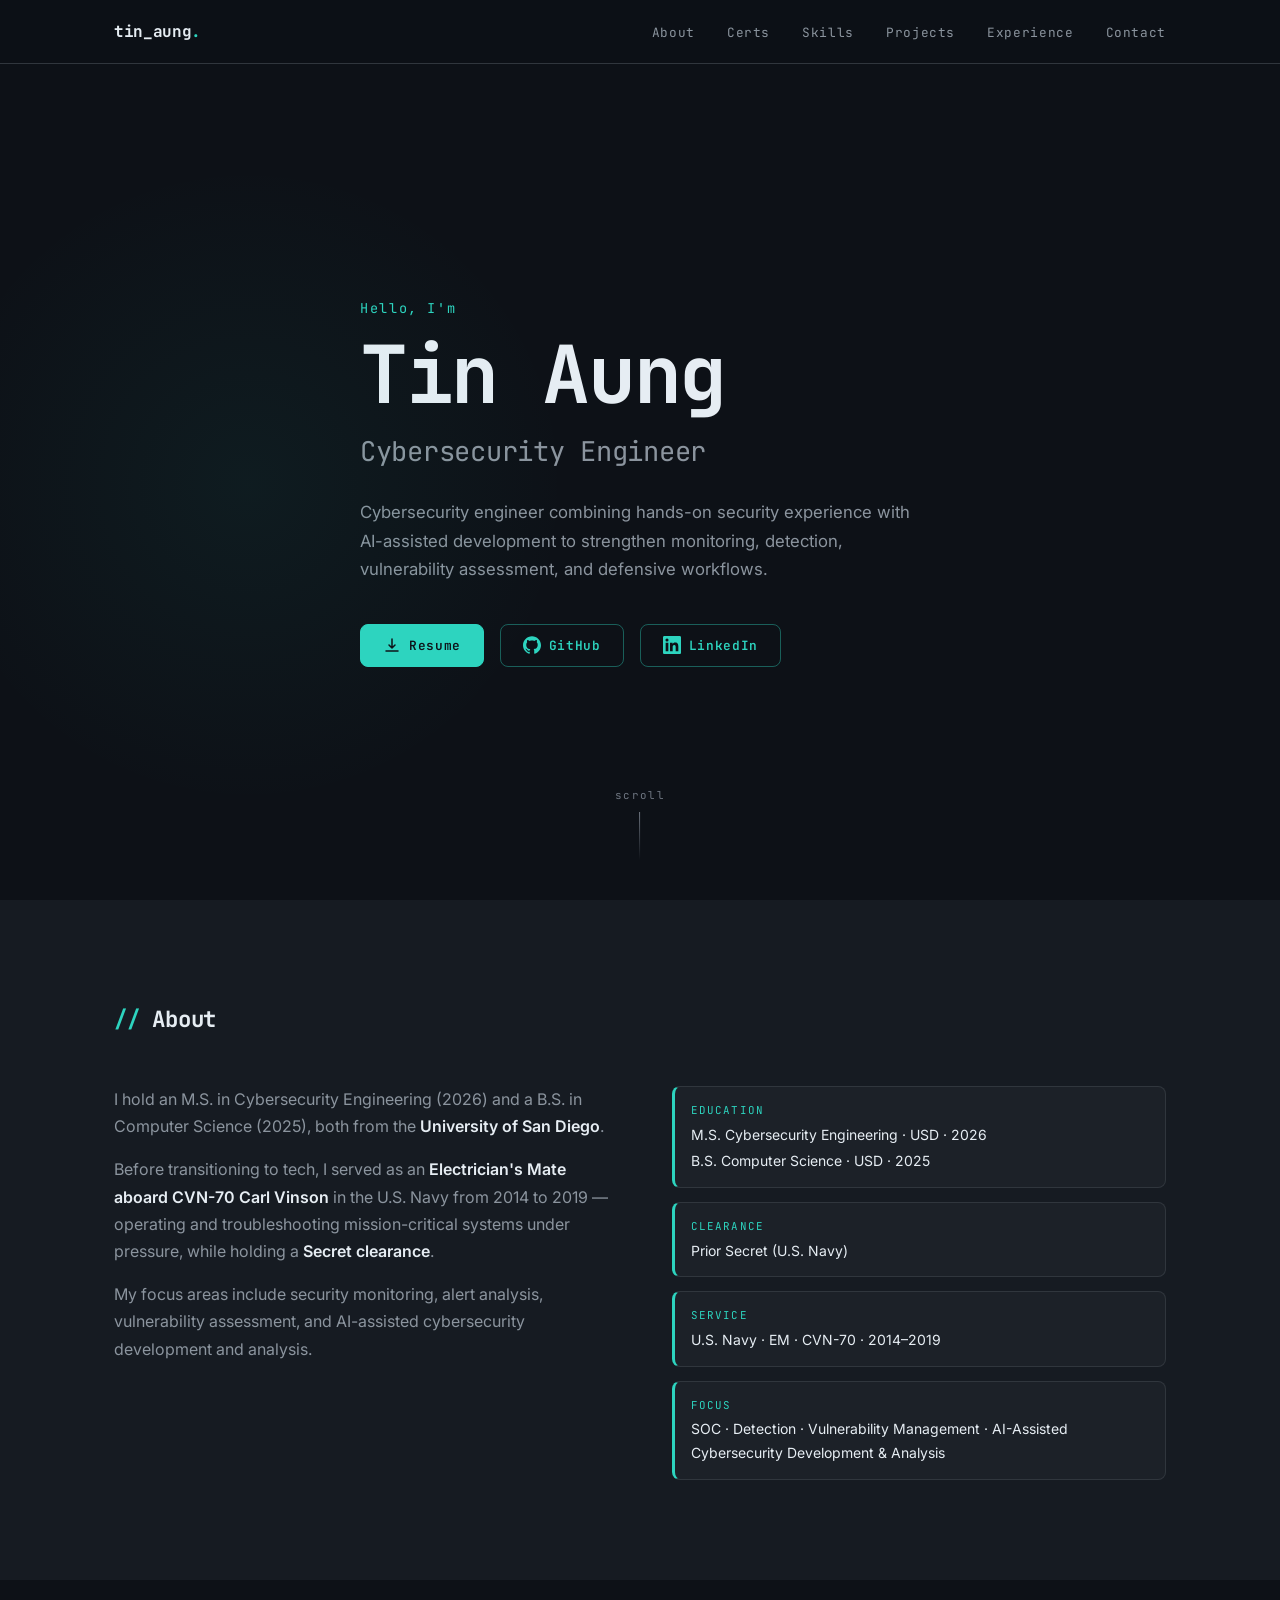
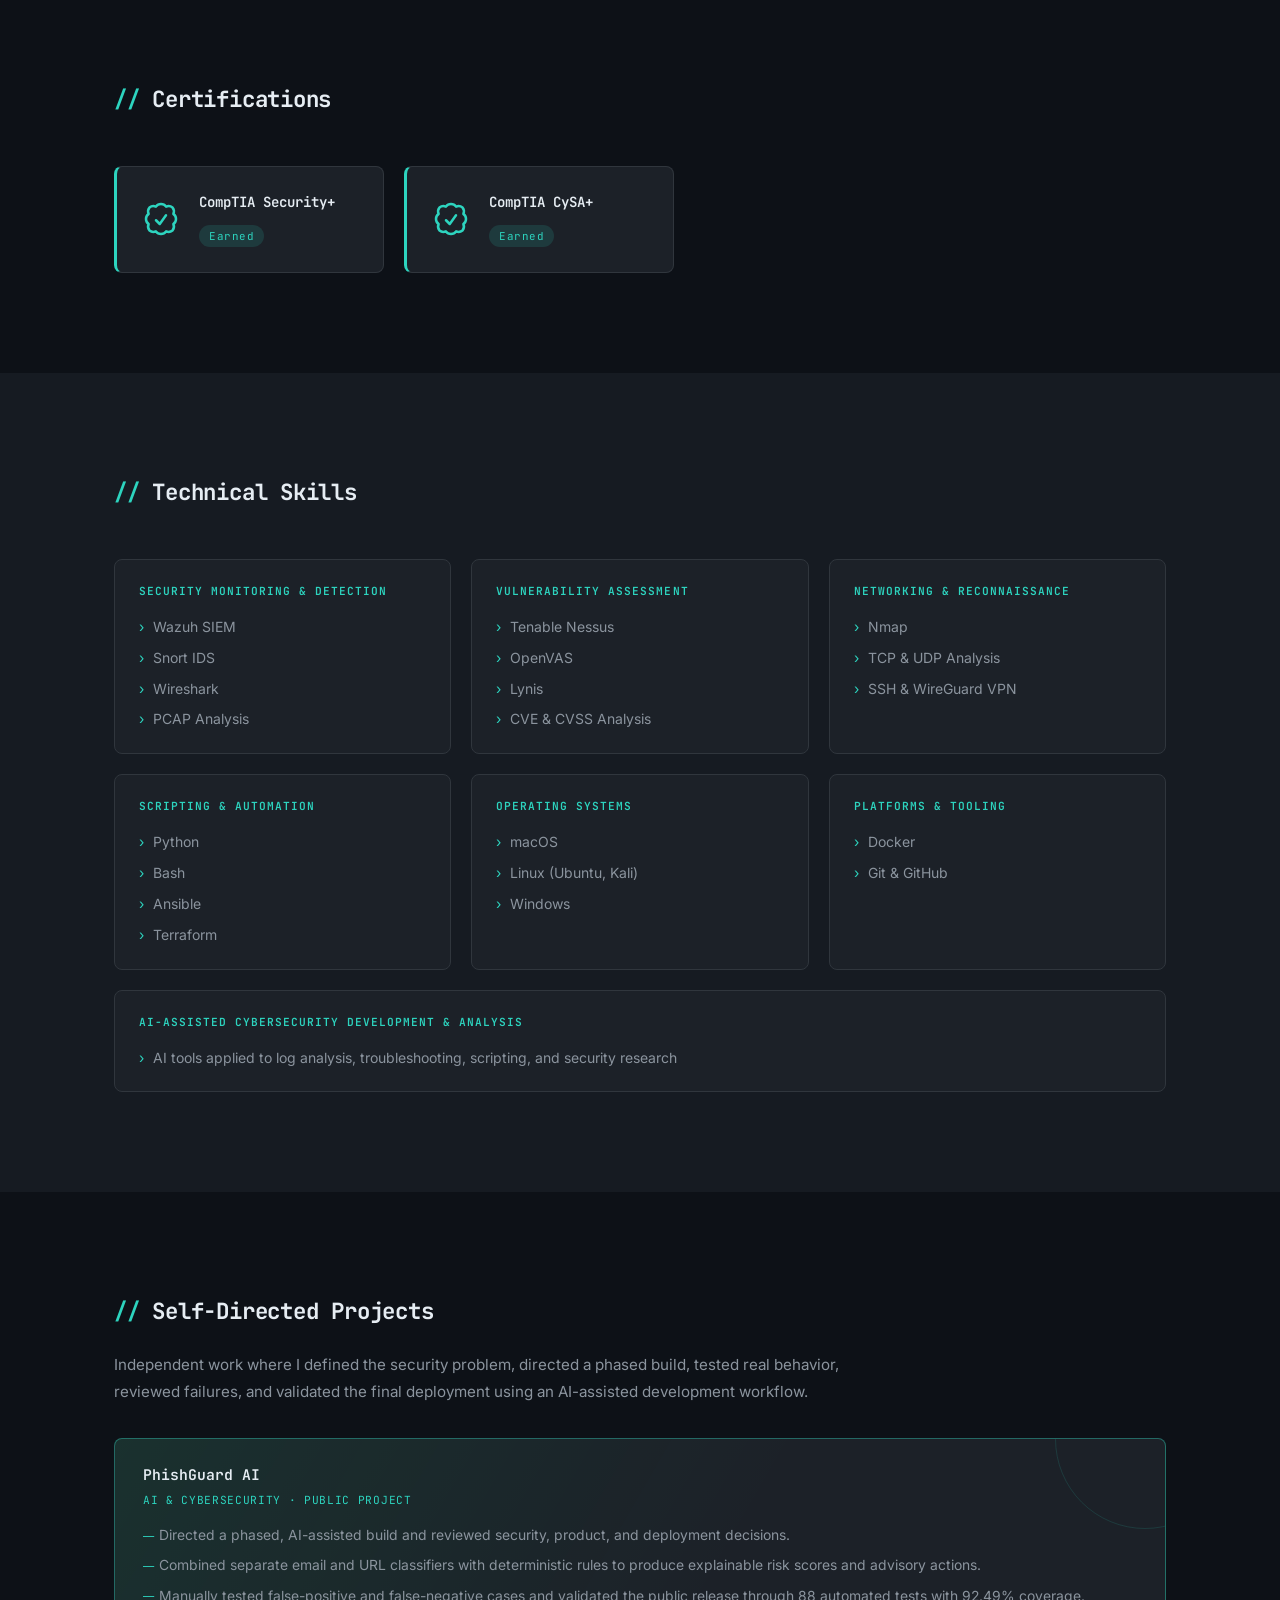
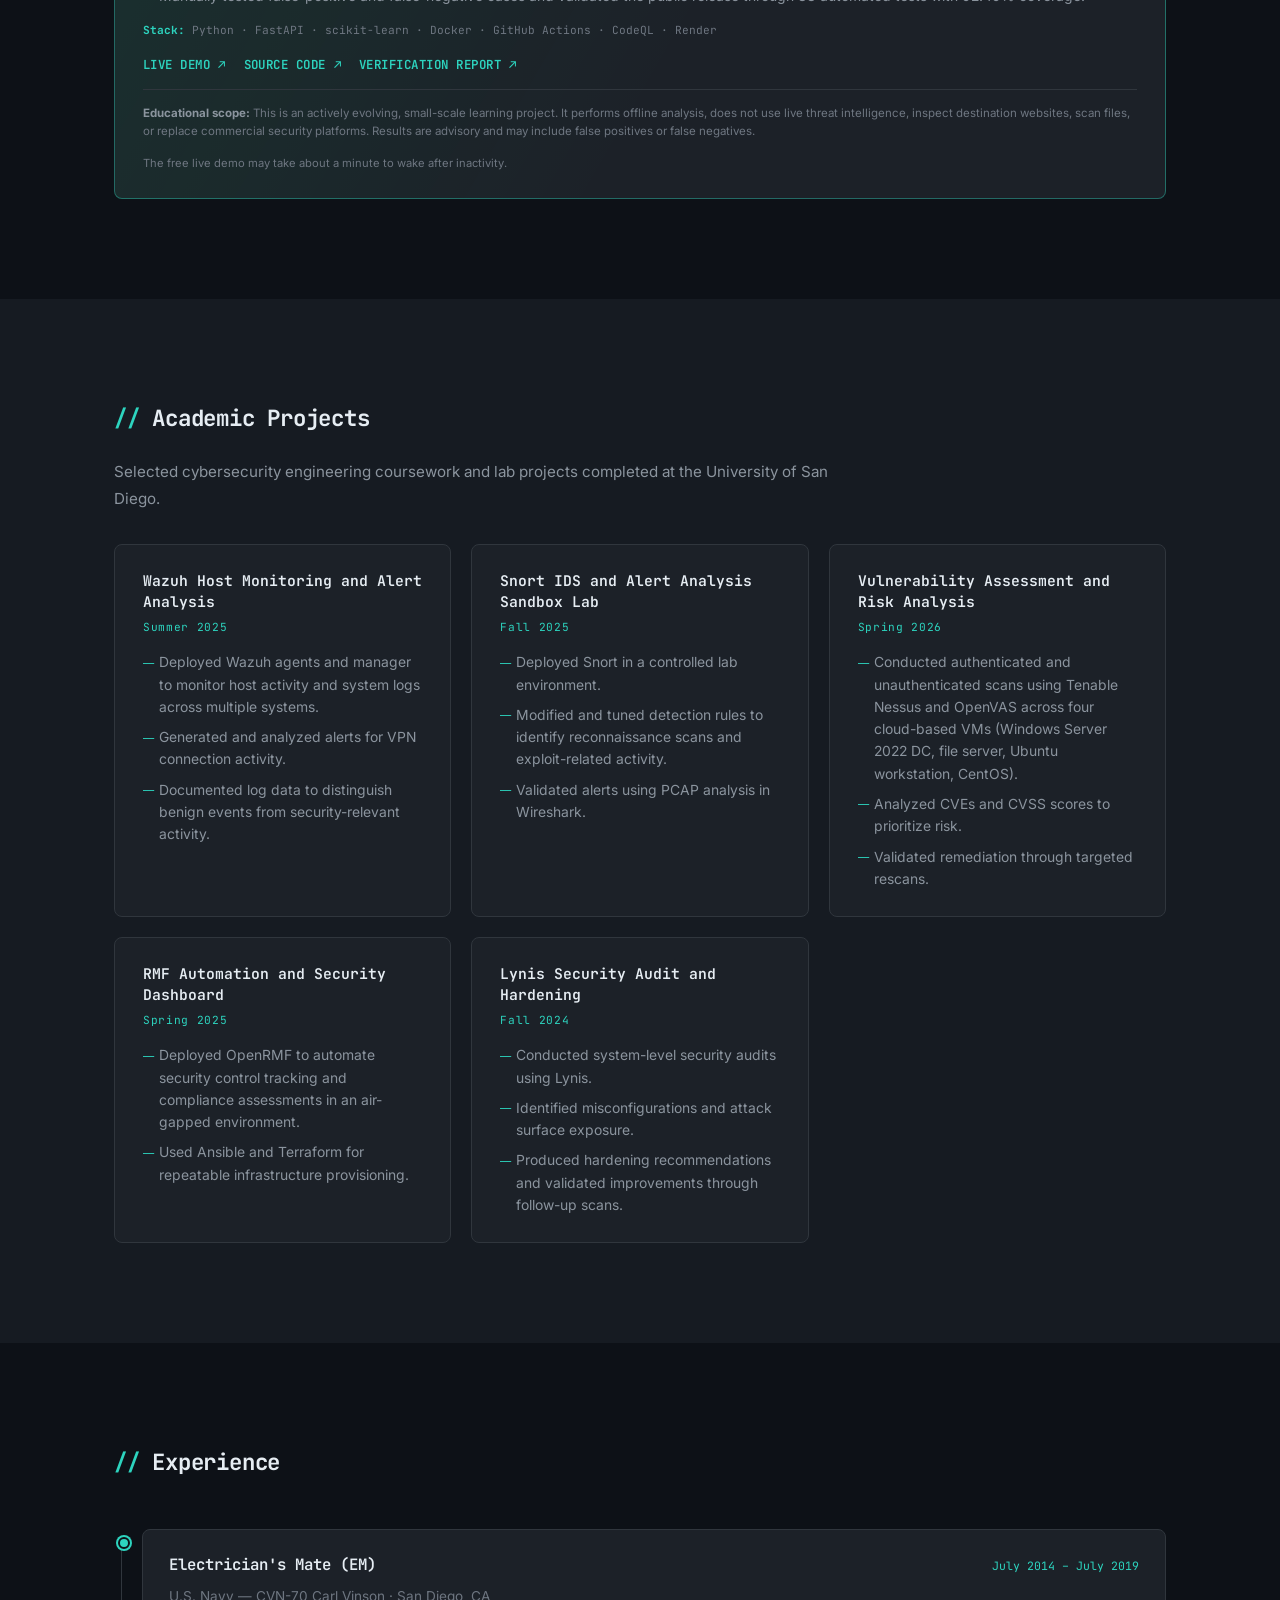
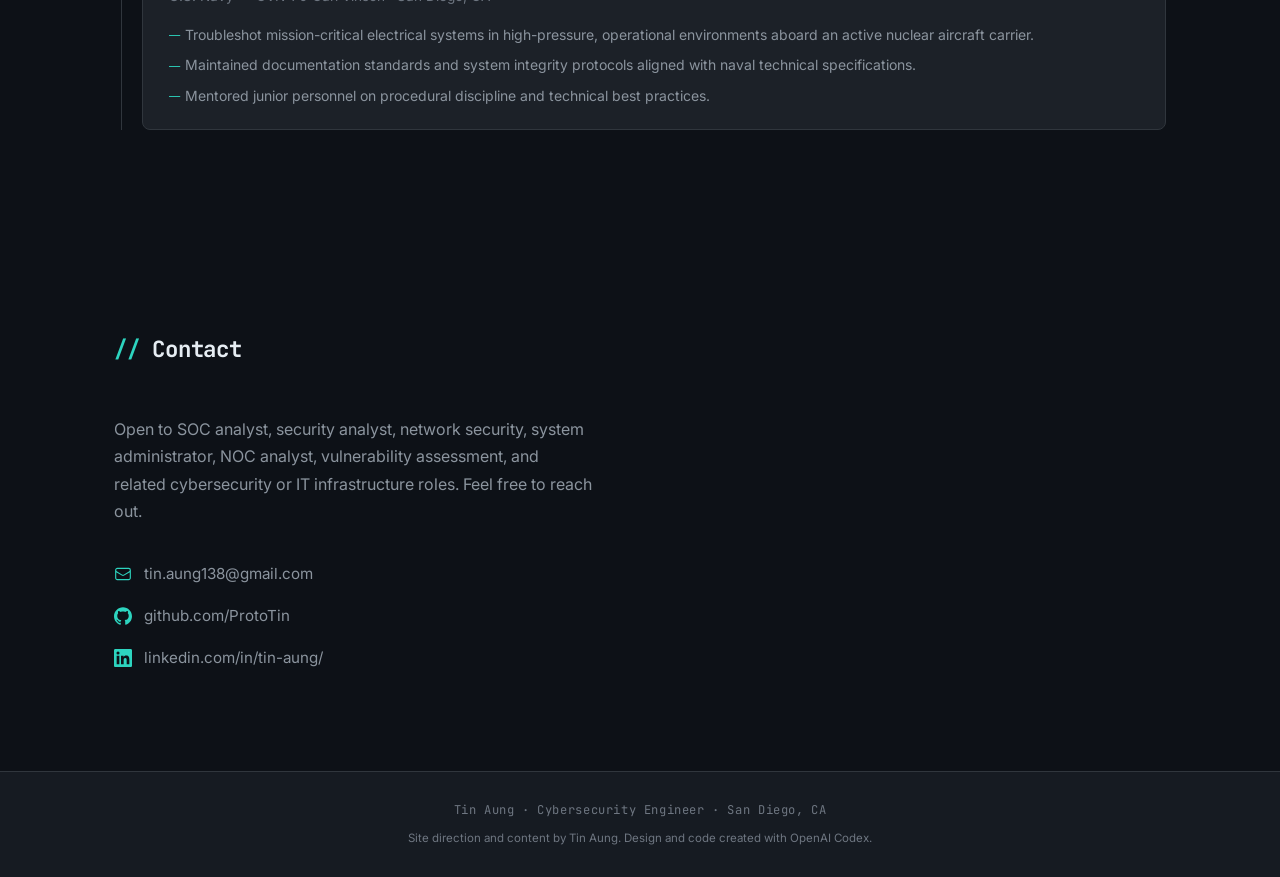
<file: index.html>
<!DOCTYPE html>
<html lang="en">
<head>
  <meta charset="UTF-8" />
  <meta name="viewport" content="width=device-width, initial-scale=1.0" />
  <meta name="description" content="Tin Aung — Cybersecurity Engineer combining hands-on security experience with AI-assisted development to strengthen monitoring, detection, vulnerability assessment, and defensive workflows." />
  <title>Tin Aung | Cybersecurity Engineer</title>
  <link rel="preconnect" href="https://fonts.googleapis.com" />
  <link rel="preconnect" href="https://fonts.gstatic.com" crossorigin />
  <link href="https://fonts.googleapis.com/css2?family=JetBrains+Mono:wght@400;600;700&family=Inter:wght@400;500;600&display=swap" rel="stylesheet" />
  <link rel="stylesheet" href="css/style.css" />
</head>
<body>

  <!-- ===== Navigation ===== -->
  <nav id="navbar" role="navigation" aria-label="Main navigation">
    <div class="nav-container">
      <a href="#hero" class="nav-logo">tin_aung<span class="accent">.</span></a>
      <button class="nav-toggle" id="navToggle" aria-label="Toggle navigation" aria-expanded="false">
        <span></span>
        <span></span>
        <span></span>
      </button>
      <ul class="nav-links" id="navLinks">
        <li><a href="#about">About</a></li>
        <li><a href="#certifications">Certs</a></li>
        <li><a href="#skills">Skills</a></li>
        <li><a href="#self-directed-projects">Projects</a></li>
        <li><a href="#experience">Experience</a></li>
        <li><a href="#contact">Contact</a></li>
      </ul>
    </div>
  </nav>

  <main>

    <!-- ===== Hero ===== -->
    <section id="hero" aria-label="Introduction">
      <div class="container hero-content">
        <p class="hero-greeting">Hello, I'm</p>
        <h1 class="hero-name">Tin Aung</h1>
        <h2 class="hero-title">Cybersecurity Engineer</h2>
        <p class="hero-tagline">Cybersecurity engineer combining hands-on security experience with AI-assisted development to strengthen monitoring, detection, vulnerability assessment, and defensive workflows.</p>
        <div class="hero-links">
          <a href="assets/Tin Aung Resume (Cyber).pdf" download class="btn btn-primary">
            <svg class="icon" viewBox="0 0 24 24" fill="none" stroke="currentColor" stroke-width="2" aria-hidden="true">
              <path stroke-linecap="round" stroke-linejoin="round" d="M12 4v12m0 0l-4-4m4 4l4-4M4 20h16"/>
            </svg>
            Resume
          </a>
          <a href="https://github.com/ProtoTin" target="_blank" rel="noopener noreferrer" class="btn btn-outline">
            <svg class="icon" viewBox="0 0 24 24" fill="currentColor" aria-hidden="true">
              <path d="M12 .297c-6.63 0-12 5.373-12 12 0 5.303 3.438 9.8 8.205 11.385.6.113.82-.258.82-.577 0-.285-.01-1.04-.015-2.04-3.338.724-4.042-1.61-4.042-1.61C4.422 18.07 3.633 17.7 3.633 17.7c-1.087-.744.084-.729.084-.729 1.205.084 1.838 1.236 1.838 1.236 1.07 1.835 2.809 1.305 3.495.998.108-.776.417-1.305.76-1.605-2.665-.3-5.466-1.332-5.466-5.93 0-1.31.465-2.38 1.235-3.22-.135-.303-.54-1.523.105-3.176 0 0 1.005-.322 3.3 1.23.96-.267 1.98-.399 3-.405 1.02.006 2.04.138 3 .405 2.28-1.552 3.285-1.23 3.285-1.23.645 1.653.24 2.873.12 3.176.765.84 1.23 1.91 1.23 3.22 0 4.61-2.805 5.625-5.475 5.92.42.36.81 1.096.81 2.22 0 1.606-.015 2.896-.015 3.286 0 .315.21.69.825.57C20.565 22.092 24 17.592 24 12.297c0-6.627-5.373-12-12-12"/>
            </svg>
            GitHub
          </a>
          <a href="https://linkedin.com/in/tin-aung/" target="_blank" rel="noopener noreferrer" class="btn btn-outline">
            <svg class="icon" viewBox="0 0 24 24" fill="currentColor" aria-hidden="true">
              <path d="M20.447 20.452h-3.554v-5.569c0-1.328-.027-3.037-1.852-3.037-1.853 0-2.136 1.445-2.136 2.939v5.667H9.351V9h3.414v1.561h.046c.477-.9 1.637-1.85 3.37-1.85 3.601 0 4.267 2.37 4.267 5.455v6.286zM5.337 7.433a2.062 2.062 0 0 1-2.063-2.065 2.064 2.064 0 1 1 2.063 2.065zm1.782 13.019H3.555V9h3.564v11.452zM22.225 0H1.771C.792 0 0 .774 0 1.729v20.542C0 23.227.792 24 1.771 24h20.451C23.2 24 24 23.227 24 22.271V1.729C24 .774 23.2 0 22.222 0h.003z"/>
            </svg>
            LinkedIn
          </a>
        </div>
      </div>
      <div class="hero-scroll-indicator" aria-hidden="true">
        <span>scroll</span>
        <div class="scroll-line"></div>
      </div>
    </section>

    <!-- ===== About ===== -->
    <section id="about" aria-label="About">
      <div class="container">
        <h2 class="section-title"><span class="accent">//</span> About</h2>
        <div class="about-grid">
          <div class="about-text">
            <p>I hold an M.S. in Cybersecurity Engineering (2026) and a B.S. in Computer Science (2025), both from the <strong>University of San Diego</strong>.</p>
            <p>Before transitioning to tech, I served as an <strong>Electrician's Mate aboard CVN-70 Carl Vinson</strong> in the U.S. Navy from 2014 to 2019 — operating and troubleshooting mission-critical systems under pressure, while holding a <strong>Secret clearance</strong>.</p>
            <p>My focus areas include security monitoring, alert analysis, vulnerability assessment, and AI-assisted cybersecurity development and analysis.</p>
          </div>
          <div class="about-highlights">
            <div class="highlight-item">
              <span class="highlight-label">Education</span>
              <span class="highlight-value">M.S. Cybersecurity Engineering · USD · 2026</span>
              <span class="highlight-value">B.S. Computer Science · USD · 2025</span>
            </div>
            <div class="highlight-item">
              <span class="highlight-label">Clearance</span>
              <span class="highlight-value">Prior Secret (U.S. Navy)</span>
            </div>
            <div class="highlight-item">
              <span class="highlight-label">Service</span>
              <span class="highlight-value">U.S. Navy · EM · CVN-70 · 2014–2019</span>
            </div>
            <div class="highlight-item">
              <span class="highlight-label">Focus</span>
              <span class="highlight-value">SOC · Detection · Vulnerability Management · AI-Assisted Cybersecurity Development &amp; Analysis</span>
            </div>
          </div>
        </div>
      </div>
    </section>

    <!-- ===== Certifications ===== -->
    <section id="certifications" aria-label="Certifications">
      <div class="container">
        <h2 class="section-title"><span class="accent">//</span> Certifications</h2>
        <div class="cert-grid">
          <div class="cert-card cert-earned">
            <div class="cert-badge">
              <svg viewBox="0 0 24 24" fill="none" stroke="currentColor" stroke-width="1.5" aria-hidden="true">
                <path stroke-linecap="round" stroke-linejoin="round" d="M9 12.75L11.25 15 15 9.75M21 12c0 1.268-.63 2.39-1.593 3.068a3.745 3.745 0 01-.497 3.843 3.745 3.745 0 01-3.843.497A3.745 3.745 0 0112 21c-1.268 0-2.39-.63-3.068-1.593a3.746 3.746 0 01-3.843-.497 3.745 3.745 0 01-.497-3.843A3.745 3.745 0 013 12c0-1.268.63-2.39 1.593-3.068a3.745 3.745 0 01.497-3.843 3.746 3.746 0 013.843-.497A3.746 3.746 0 0112 3c1.268 0 2.39.63 3.068 1.593a3.746 3.746 0 013.843.497 3.746 3.746 0 01.497 3.843A3.745 3.745 0 0121 12z"/>
              </svg>
            </div>
            <div class="cert-info">
              <h3>CompTIA Security+</h3>
              <span class="cert-status status-earned">Earned</span>
            </div>
          </div>
          <div class="cert-card cert-earned">
            <div class="cert-badge">
              <svg viewBox="0 0 24 24" fill="none" stroke="currentColor" stroke-width="1.5" aria-hidden="true">
                <path stroke-linecap="round" stroke-linejoin="round" d="M9 12.75L11.25 15 15 9.75M21 12c0 1.268-.63 2.39-1.593 3.068a3.745 3.745 0 01-.497 3.843 3.745 3.745 0 01-3.843.497A3.745 3.745 0 0112 21c-1.268 0-2.39-.63-3.068-1.593a3.746 3.746 0 01-3.843-.497 3.745 3.745 0 01-.497-3.843A3.745 3.745 0 013 12c0-1.268.63-2.39 1.593-3.068a3.745 3.745 0 01.497-3.843 3.746 3.746 0 013.843-.497A3.746 3.746 0 0112 3c1.268 0 2.39.63 3.068 1.593a3.746 3.746 0 013.843.497 3.746 3.746 0 01.497 3.843A3.745 3.745 0 0121 12z"/>
              </svg>
            </div>
            <div class="cert-info">
              <h3>CompTIA CySA+</h3>
              <span class="cert-status status-earned">Earned</span>
            </div>
          </div>
        </div>
      </div>
    </section>

    <!-- ===== Skills ===== -->
    <section id="skills" aria-label="Technical Skills">
      <div class="container">
        <h2 class="section-title"><span class="accent">//</span> Technical Skills</h2>
        <div class="skills-grid">

          <div class="skill-category">
            <h3 class="skill-category-title">Security Monitoring &amp; Detection</h3>
            <ul class="skill-list">
              <li>Wazuh SIEM</li>
              <li>Snort IDS</li>
              <li>Wireshark</li>
              <li>PCAP Analysis</li>
            </ul>
          </div>

          <div class="skill-category">
            <h3 class="skill-category-title">Vulnerability Assessment</h3>
            <ul class="skill-list">
              <li>Tenable Nessus</li>
              <li>OpenVAS</li>
              <li>Lynis</li>
              <li>CVE &amp; CVSS Analysis</li>
            </ul>
          </div>

          <div class="skill-category">
            <h3 class="skill-category-title">Networking &amp; Reconnaissance</h3>
            <ul class="skill-list">
              <li>Nmap</li>
              <li>TCP &amp; UDP Analysis</li>
              <li>SSH &amp; WireGuard VPN</li>
            </ul>
          </div>

          <div class="skill-category">
            <h3 class="skill-category-title">Scripting &amp; Automation</h3>
            <ul class="skill-list">
              <li>Python</li>
              <li>Bash</li>
              <li>Ansible</li>
              <li>Terraform</li>
            </ul>
          </div>

          <div class="skill-category">
            <h3 class="skill-category-title">Operating Systems</h3>
            <ul class="skill-list">
              <li>macOS</li>
              <li>Linux (Ubuntu, Kali)</li>
              <li>Windows</li>
            </ul>
          </div>

          <div class="skill-category">
            <h3 class="skill-category-title">Platforms &amp; Tooling</h3>
            <ul class="skill-list">
              <li>Docker</li>
              <li>Git &amp; GitHub</li>
            </ul>
          </div>

          <div class="skill-category skill-category--wide">
            <h3 class="skill-category-title">AI-Assisted Cybersecurity Development &amp; Analysis</h3>
            <ul class="skill-list">
              <li>AI tools applied to log analysis, troubleshooting, scripting, and security research</li>
            </ul>
          </div>

        </div>
      </div>
    </section>

    <!-- ===== Self-Directed Projects ===== -->
    <section id="self-directed-projects" aria-label="Self-Directed Projects">
      <div class="container">
        <h2 class="section-title"><span class="accent">//</span> Self-Directed Projects</h2>
        <p class="section-intro">Independent work where I defined the security problem, directed a phased build, tested real behavior, reviewed failures, and validated the final deployment using an AI-assisted development workflow.</p>

        <div class="projects-grid">
          <article class="project-card project-card--featured">
            <div class="project-header">
              <h3 class="project-title">PhishGuard AI</h3>
              <span class="project-date">AI &amp; CYBERSECURITY · PUBLIC PROJECT</span>
            </div>
            <ul class="project-bullets">
              <li>Directed a phased, AI-assisted build and reviewed security, product, and deployment decisions.</li>
              <li>Combined separate email and URL classifiers with deterministic rules to produce explainable risk scores and advisory actions.</li>
              <li>Manually tested false-positive and false-negative cases and validated the public release through 88 automated tests with 92.49% coverage.</li>
            </ul>
            <p class="project-tools"><strong>Stack:</strong> Python · FastAPI · scikit-learn · Docker · GitHub Actions · CodeQL · Render</p>
            <div class="project-links" aria-label="PhishGuard project links">
              <a class="project-launch" href="https://phishguard-ai-prototin.onrender.com/" target="_blank" rel="noopener noreferrer">Live demo <span aria-hidden="true">↗</span></a>
              <a class="project-launch" href="https://github.com/ProtoTin/phishguard-ai" target="_blank" rel="noopener noreferrer">Source code <span aria-hidden="true">↗</span></a>
              <a class="project-launch" href="https://github.com/ProtoTin/phishguard-ai/blob/main/docs/production-verification.md" target="_blank" rel="noopener noreferrer">Verification report <span aria-hidden="true">↗</span></a>
            </div>
            <p class="project-disclosure"><strong>Educational scope:</strong> This is an actively evolving, small-scale learning project. It performs offline analysis, does not use live threat intelligence, inspect destination websites, scan files, or replace commercial security platforms. Results are advisory and may include false positives or false negatives.</p>
            <p class="project-caveat">The free live demo may take about a minute to wake after inactivity.</p>
          </article>
          </div>
      </div>
    </section>

    <!-- ===== Academic Projects ===== -->
    <section id="academic-projects" aria-label="Academic Projects">
      <div class="container">
        <h2 class="section-title"><span class="accent">//</span> Academic Projects</h2>
        <p class="section-intro">Selected cybersecurity engineering coursework and lab projects completed at the University of San Diego.</p>
        <div class="projects-grid">

          <article class="project-card">
            <div class="project-header">
              <h3 class="project-title">Wazuh Host Monitoring and Alert Analysis</h3>
              <span class="project-date">Summer 2025</span>
            </div>
            <ul class="project-bullets">
              <li>Deployed Wazuh agents and manager to monitor host activity and system logs across multiple systems.</li>
              <li>Generated and analyzed alerts for VPN connection activity.</li>
              <li>Documented log data to distinguish benign events from security-relevant activity.</li>
            </ul>
          </article>

          <article class="project-card">
            <div class="project-header">
              <h3 class="project-title">Snort IDS and Alert Analysis Sandbox Lab</h3>
              <span class="project-date">Fall 2025</span>
            </div>
            <ul class="project-bullets">
              <li>Deployed Snort in a controlled lab environment.</li>
              <li>Modified and tuned detection rules to identify reconnaissance scans and exploit-related activity.</li>
              <li>Validated alerts using PCAP analysis in Wireshark.</li>
            </ul>
          </article>

          <article class="project-card">
            <div class="project-header">
              <h3 class="project-title">Vulnerability Assessment and Risk Analysis</h3>
              <span class="project-date">Spring 2026</span>
            </div>
            <ul class="project-bullets">
              <li>Conducted authenticated and unauthenticated scans using Tenable Nessus and OpenVAS across four cloud-based VMs (Windows Server 2022 DC, file server, Ubuntu workstation, CentOS).</li>
              <li>Analyzed CVEs and CVSS scores to prioritize risk.</li>
              <li>Validated remediation through targeted rescans.</li>
            </ul>
          </article>

          <article class="project-card">
            <div class="project-header">
              <h3 class="project-title">RMF Automation and Security Dashboard</h3>
              <span class="project-date">Spring 2025</span>
            </div>
            <ul class="project-bullets">
              <li>Deployed OpenRMF to automate security control tracking and compliance assessments in an air-gapped environment.</li>
              <li>Used Ansible and Terraform for repeatable infrastructure provisioning.</li>
            </ul>
          </article>

          <article class="project-card">
            <div class="project-header">
              <h3 class="project-title">Lynis Security Audit and Hardening</h3>
              <span class="project-date">Fall 2024</span>
            </div>
            <ul class="project-bullets">
              <li>Conducted system-level security audits using Lynis.</li>
              <li>Identified misconfigurations and attack surface exposure.</li>
              <li>Produced hardening recommendations and validated improvements through follow-up scans.</li>
            </ul>
          </article>

        </div>
      </div>
    </section>

    <!-- ===== Experience ===== -->
    <section id="experience" aria-label="Experience">
      <div class="container">
        <h2 class="section-title"><span class="accent">//</span> Experience</h2>
        <div class="timeline">
          <article class="timeline-item">
            <div class="timeline-marker" aria-hidden="true"></div>
            <div class="timeline-content">
              <div class="timeline-header">
                <h3 class="timeline-role">Electrician's Mate (EM)</h3>
                <span class="timeline-period">July 2014 – July 2019</span>
              </div>
              <p class="timeline-org">U.S. Navy — CVN-70 Carl Vinson &middot; San Diego, CA</p>
              <ul class="timeline-bullets">
                <li>Troubleshot mission-critical electrical systems in high-pressure, operational environments aboard an active nuclear aircraft carrier.</li>
                <li>Maintained documentation standards and system integrity protocols aligned with naval technical specifications.</li>
                <li>Mentored junior personnel on procedural discipline and technical best practices.</li>
              </ul>
            </div>
          </article>
        </div>
      </div>
    </section>

    <!-- ===== Contact ===== -->
    <section id="contact" aria-label="Contact">
      <div class="container">
        <h2 class="section-title"><span class="accent">//</span> Contact</h2>
        <p class="contact-intro">Open to SOC analyst, security analyst, network security, system administrator, NOC analyst, vulnerability assessment, and related cybersecurity or IT infrastructure roles. Feel free to reach out.</p>
        <div class="contact-links">
          <a href="mailto:tin.aung138@gmail.com" class="contact-item">
            <svg class="icon" viewBox="0 0 24 24" fill="none" stroke="currentColor" stroke-width="1.5" aria-hidden="true">
              <path stroke-linecap="round" stroke-linejoin="round" d="M21.75 6.75v10.5a2.25 2.25 0 01-2.25 2.25h-15a2.25 2.25 0 01-2.25-2.25V6.75m19.5 0A2.25 2.25 0 0019.5 4.5h-15a2.25 2.25 0 00-2.25 2.25m19.5 0v.243a2.25 2.25 0 01-1.07 1.916l-7.5 4.615a2.25 2.25 0 01-2.36 0L3.32 8.91a2.25 2.25 0 01-1.07-1.916V6.75"/>
            </svg>
            tin.aung138@gmail.com
          </a>
          <a href="https://github.com/ProtoTin" target="_blank" rel="noopener noreferrer" class="contact-item">
            <svg class="icon" viewBox="0 0 24 24" fill="currentColor" aria-hidden="true">
              <path d="M12 .297c-6.63 0-12 5.373-12 12 0 5.303 3.438 9.8 8.205 11.385.6.113.82-.258.82-.577 0-.285-.01-1.04-.015-2.04-3.338.724-4.042-1.61-4.042-1.61C4.422 18.07 3.633 17.7 3.633 17.7c-1.087-.744.084-.729.084-.729 1.205.084 1.838 1.236 1.838 1.236 1.07 1.835 2.809 1.305 3.495.998.108-.776.417-1.305.76-1.605-2.665-.3-5.466-1.332-5.466-5.93 0-1.31.465-2.38 1.235-3.22-.135-.303-.54-1.523.105-3.176 0 0 1.005-.322 3.3 1.23.96-.267 1.98-.399 3-.405 1.02.006 2.04.138 3 .405 2.28-1.552 3.285-1.23 3.285-1.23.645 1.653.24 2.873.12 3.176.765.84 1.23 1.91 1.23 3.22 0 4.61-2.805 5.625-5.475 5.92.42.36.81 1.096.81 2.22 0 1.606-.015 2.896-.015 3.286 0 .315.21.69.825.57C20.565 22.092 24 17.592 24 12.297c0-6.627-5.373-12-12-12"/>
            </svg>
            github.com/ProtoTin
          </a>
          <a href="https://linkedin.com/in/tin-aung/" target="_blank" rel="noopener noreferrer" class="contact-item">
            <svg class="icon" viewBox="0 0 24 24" fill="currentColor" aria-hidden="true">
              <path d="M20.447 20.452h-3.554v-5.569c0-1.328-.027-3.037-1.852-3.037-1.853 0-2.136 1.445-2.136 2.939v5.667H9.351V9h3.414v1.561h.046c.477-.9 1.637-1.85 3.37-1.85 3.601 0 4.267 2.37 4.267 5.455v6.286zM5.337 7.433a2.062 2.062 0 0 1-2.063-2.065 2.064 2.064 0 1 1 2.063 2.065zm1.782 13.019H3.555V9h3.564v11.452zM22.225 0H1.771C.792 0 0 .774 0 1.729v20.542C0 23.227.792 24 1.771 24h20.451C23.2 24 24 23.227 24 22.271V1.729C24 .774 23.2 0 22.222 0h.003z"/>
            </svg>
            linkedin.com/in/tin-aung/
          </a>
        </div>
      </div>
    </section>

  </main>

  <footer role="contentinfo">
    <div class="container">
      <p class="footer-text">Tin Aung &middot; Cybersecurity Engineer &middot; San Diego, CA</p>
      <p class="footer-credit">Site direction and content by Tin Aung. Design and code created with OpenAI Codex.</p>
    </div>
  </footer>

  <script src="js/main.js"></script>
</body>
</html>
</file>
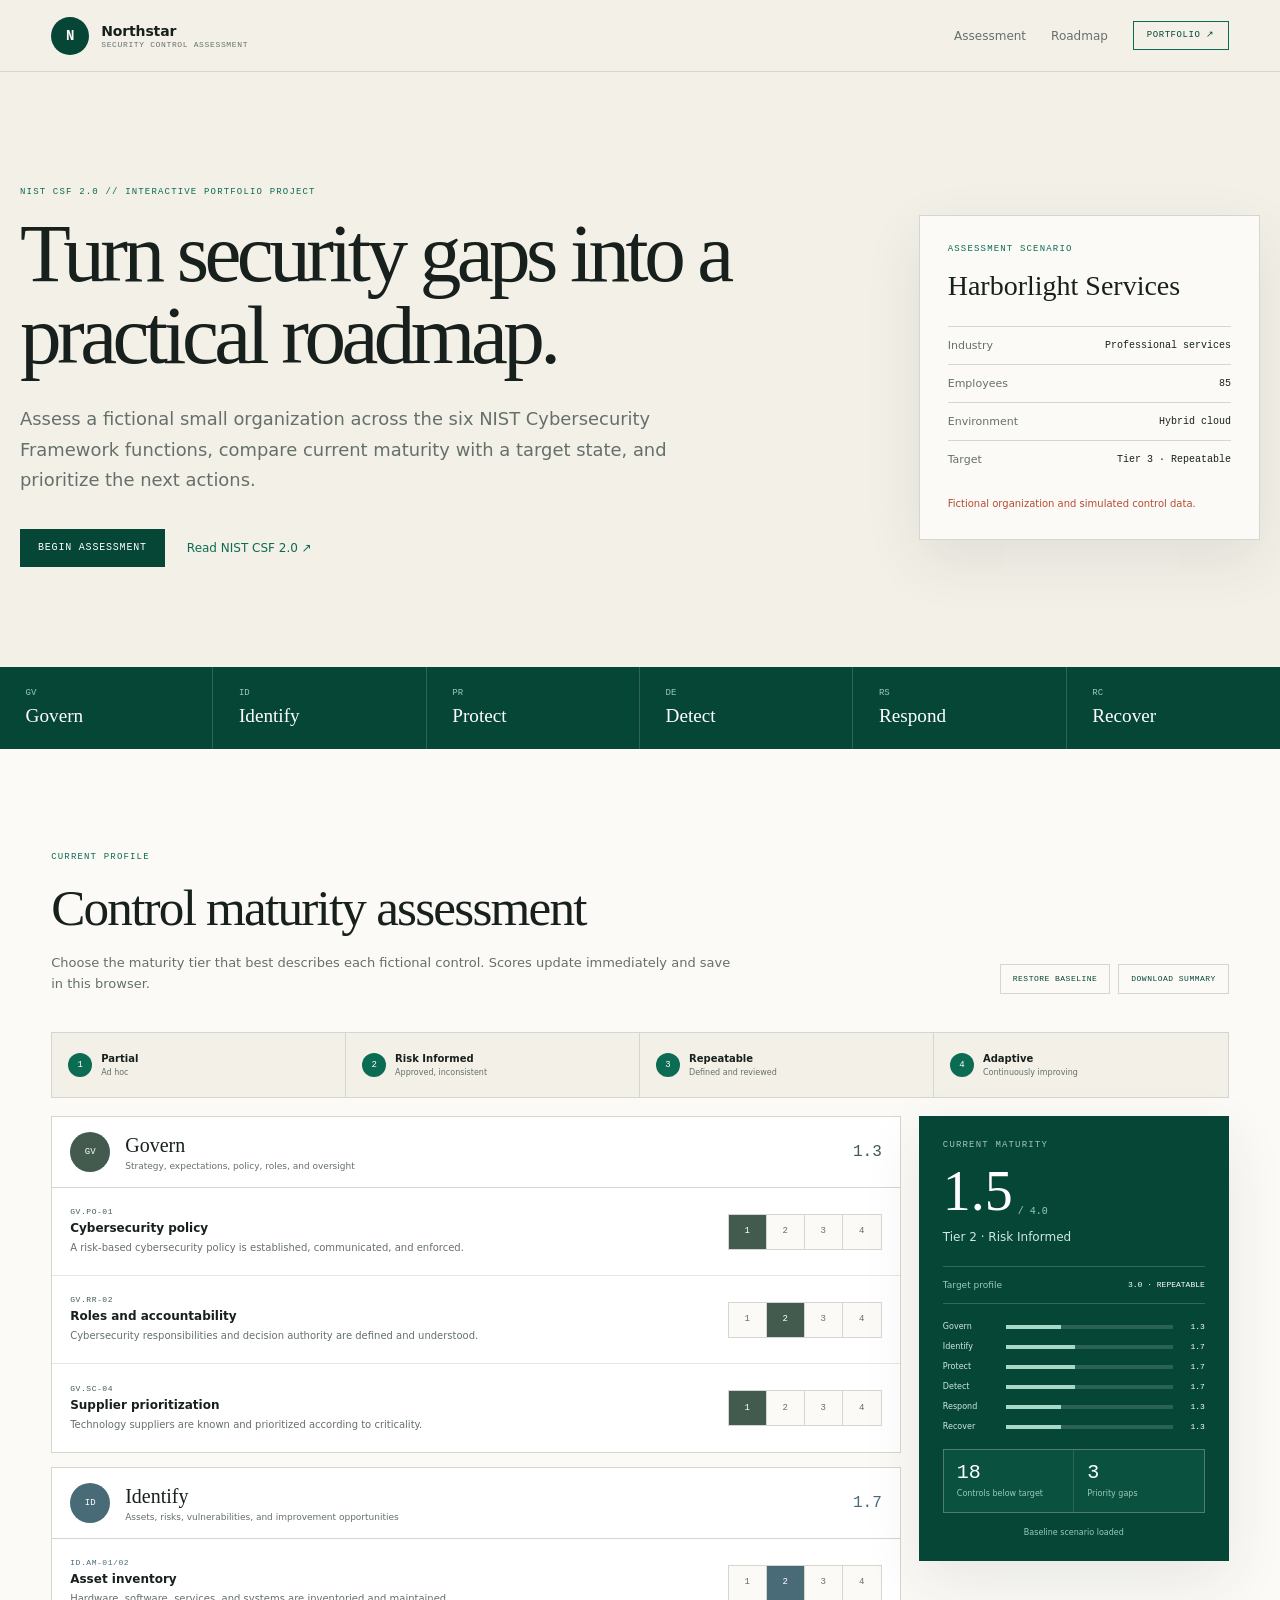
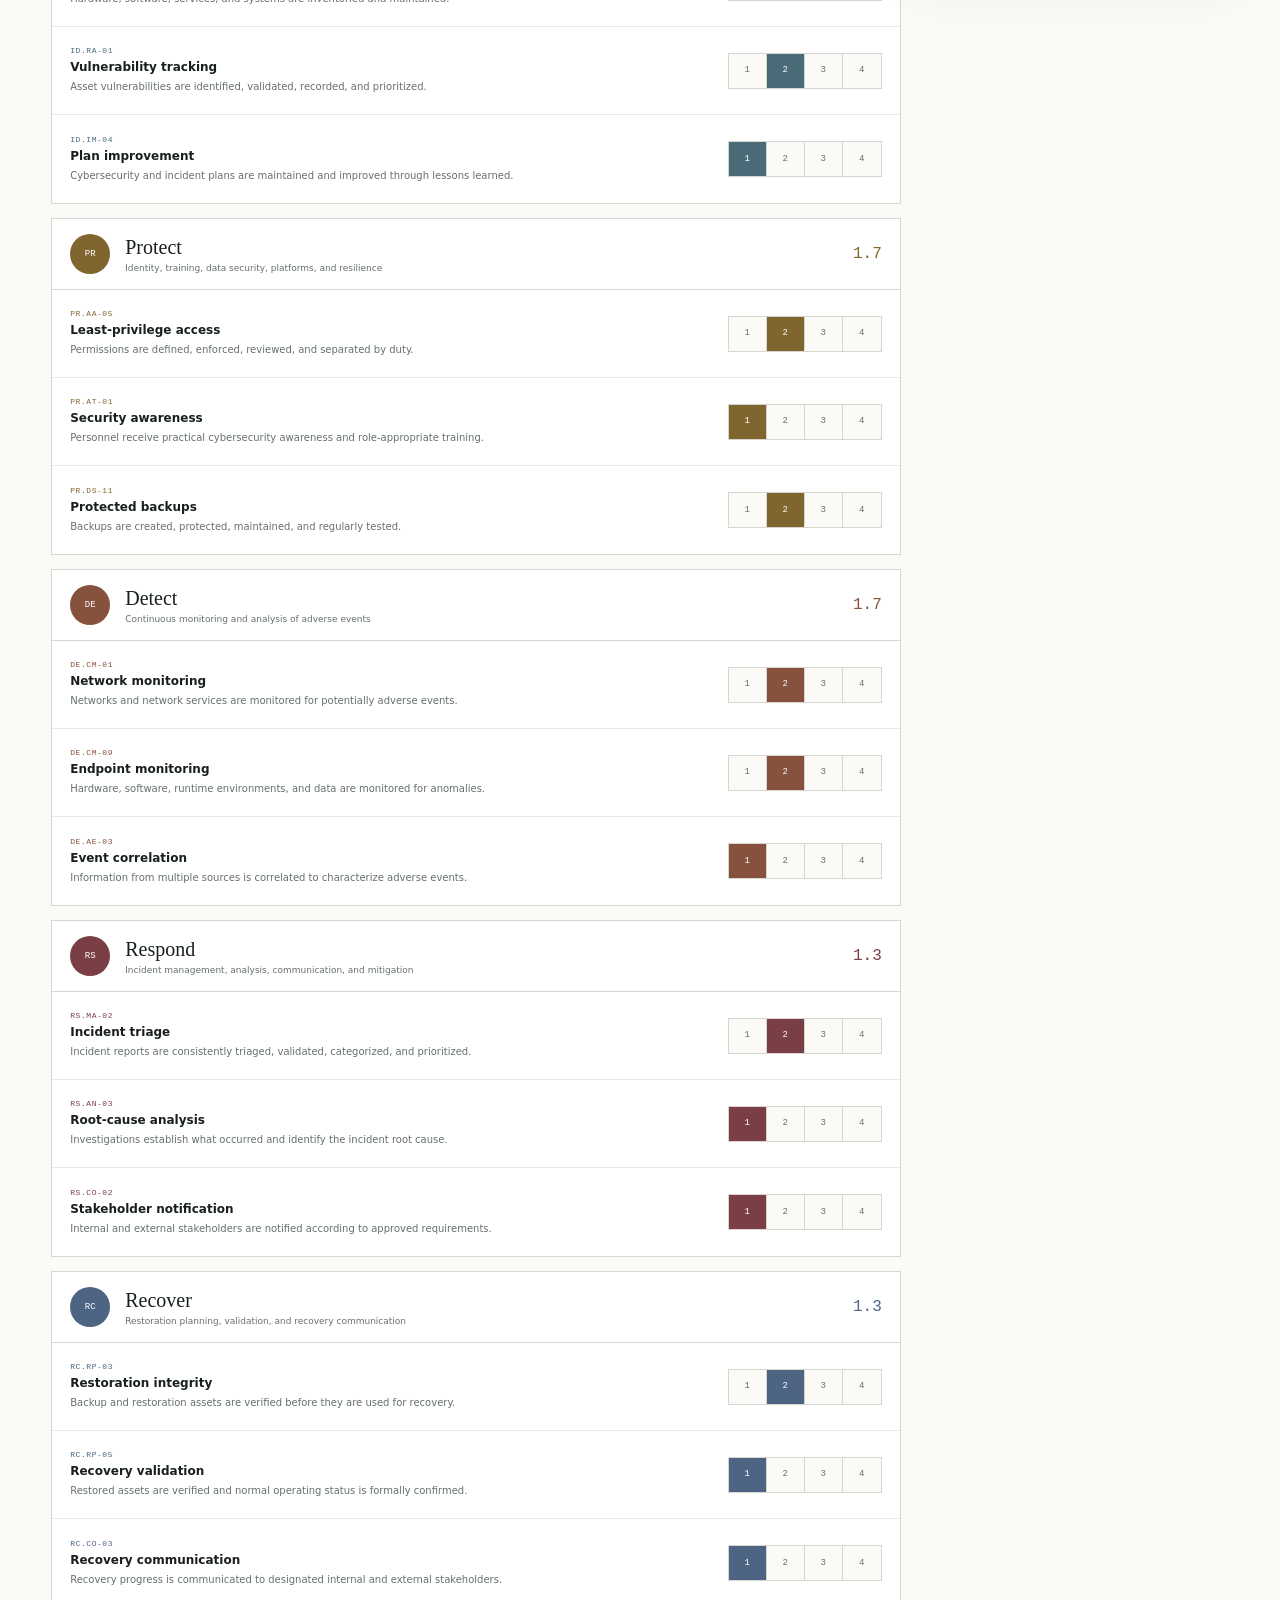
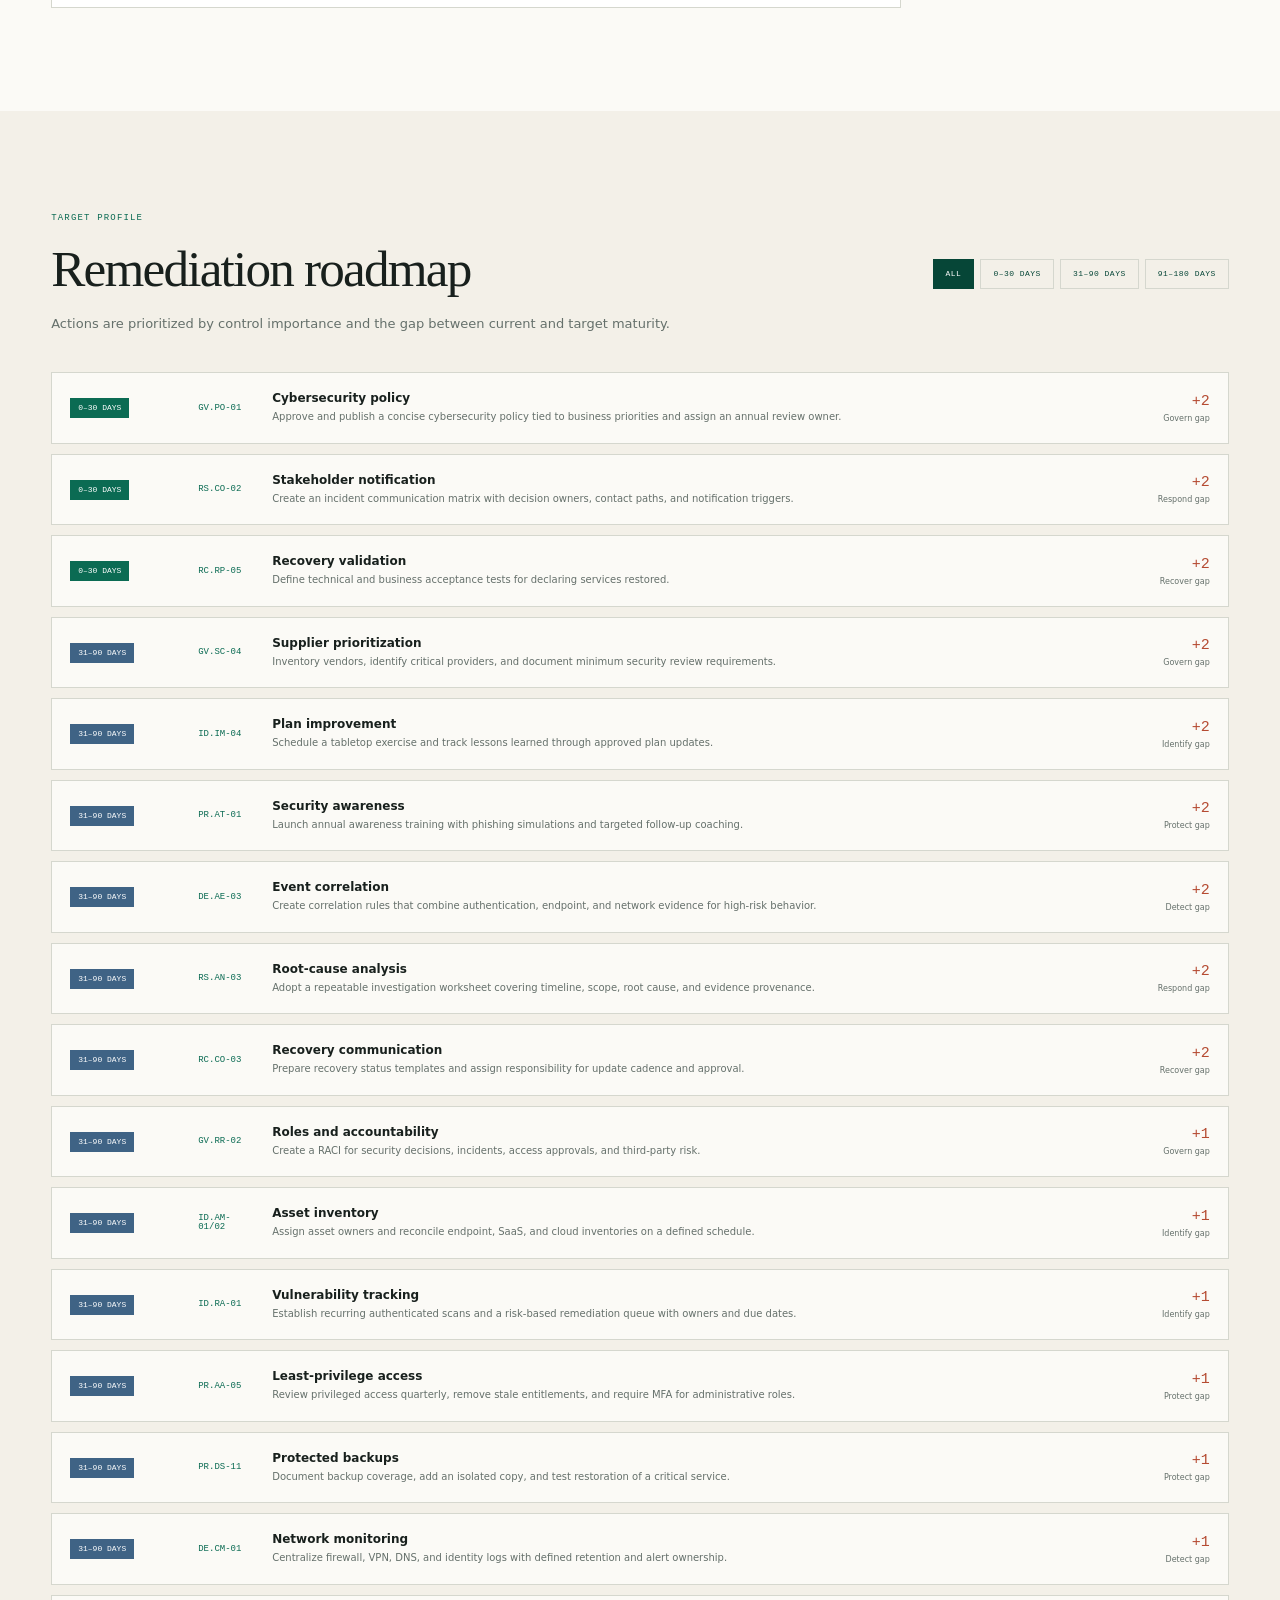
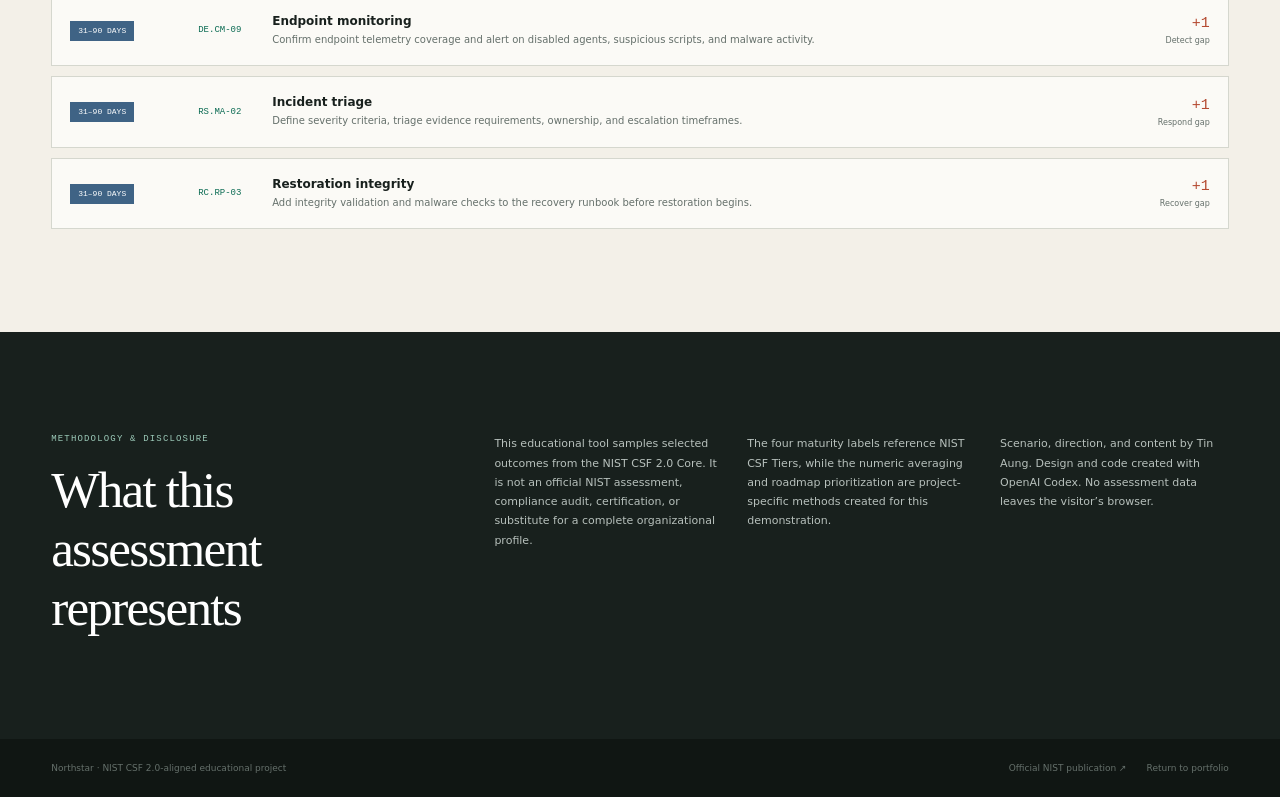
<file: security-control-assessment/index.html>
<!doctype html>
<html lang="en">
<head>
  <meta charset="utf-8">
  <meta name="viewport" content="width=device-width, initial-scale=1">
  <meta name="description" content="An interactive NIST CSF 2.0-aligned security control assessment for a fictional small organization.">
  <meta name="theme-color" content="#f3f0e8">
  <title>Northstar | NIST CSF 2.0 Security Control Assessment</title>
  <link rel="stylesheet" href="style.css">
</head>
<body>
  <header class="site-header">
    <a class="brand" href="../" aria-label="Return to Tin Aung portfolio">
      <span class="brand-mark">N</span>
      <span><strong>Northstar</strong><small>Security Control Assessment</small></span>
    </a>
    <nav aria-label="Project navigation">
      <a href="#assessment">Assessment</a>
      <a href="#roadmap">Roadmap</a>
      <a class="portfolio-link" href="../">Portfolio ↗</a>
    </nav>
  </header>

  <main>
    <section class="hero">
      <div class="hero-copy">
        <p class="eyebrow">NIST CSF 2.0 // Interactive portfolio project</p>
        <h1>Turn security gaps into a practical roadmap.</h1>
        <p class="hero-intro">Assess a fictional small organization across the six NIST Cybersecurity Framework functions, compare current maturity with a target state, and prioritize the next actions.</p>
        <div class="hero-actions">
          <a class="primary-action" href="#assessment">Begin assessment</a>
          <a class="text-action" href="https://doi.org/10.6028/NIST.CSWP.29" target="_blank" rel="noopener noreferrer">Read NIST CSF 2.0 ↗</a>
        </div>
      </div>
      <aside class="scenario-card" aria-label="Fictional organization scenario">
        <p class="card-label">Assessment scenario</p>
        <h2>Harborlight Services</h2>
        <dl>
          <div><dt>Industry</dt><dd>Professional services</dd></div>
          <div><dt>Employees</dt><dd>85</dd></div>
          <div><dt>Environment</dt><dd>Hybrid cloud</dd></div>
          <div><dt>Target</dt><dd>Tier 3 · Repeatable</dd></div>
        </dl>
        <p class="scenario-note">Fictional organization and simulated control data.</p>
      </aside>
    </section>

    <section class="framework-strip" aria-label="NIST CSF 2.0 functions">
      <div><span>GV</span><strong>Govern</strong></div>
      <div><span>ID</span><strong>Identify</strong></div>
      <div><span>PR</span><strong>Protect</strong></div>
      <div><span>DE</span><strong>Detect</strong></div>
      <div><span>RS</span><strong>Respond</strong></div>
      <div><span>RC</span><strong>Recover</strong></div>
    </section>

    <section class="assessment-shell" id="assessment">
      <div class="section-heading">
        <div>
          <p class="eyebrow">Current profile</p>
          <h2>Control maturity assessment</h2>
          <p>Choose the maturity tier that best describes each fictional control. Scores update immediately and save in this browser.</p>
        </div>
        <div class="assessment-actions">
          <button type="button" id="reset-baseline">Restore baseline</button>
          <button type="button" id="download-summary">Download summary</button>
        </div>
      </div>

      <div class="tier-legend" aria-label="Maturity tier definitions">
        <div><span>1</span><strong>Partial</strong><small>Ad hoc</small></div>
        <div><span>2</span><strong>Risk Informed</strong><small>Approved, inconsistent</small></div>
        <div><span>3</span><strong>Repeatable</strong><small>Defined and reviewed</small></div>
        <div><span>4</span><strong>Adaptive</strong><small>Continuously improving</small></div>
      </div>

      <div class="workspace">
        <div class="functions" id="function-assessments"></div>

        <aside class="scorecard" aria-live="polite">
          <p class="card-label">Current maturity</p>
          <div class="overall-score"><strong id="overall-score">0.0</strong><span>/ 4.0</span></div>
          <p class="tier-result" id="tier-result">Not assessed</p>
          <div class="target-line"><span>Target profile</span><strong>3.0 · Repeatable</strong></div>
          <div class="score-breakdown" id="score-breakdown"></div>
          <div class="gap-summary">
            <div><strong id="gap-count">0</strong><span>Controls below target</span></div>
            <div><strong id="priority-count">0</strong><span>Priority gaps</span></div>
          </div>
          <p class="save-status" id="save-status">Baseline scenario loaded</p>
        </aside>
      </div>
    </section>

    <section class="roadmap-section" id="roadmap">
      <div class="section-heading roadmap-heading">
        <div>
          <p class="eyebrow">Target profile</p>
          <h2>Remediation roadmap</h2>
          <p>Actions are prioritized by control importance and the gap between current and target maturity.</p>
        </div>
        <div class="roadmap-filters" aria-label="Filter roadmap by phase">
          <button class="active" type="button" data-phase="all">All</button>
          <button type="button" data-phase="now">0–30 days</button>
          <button type="button" data-phase="next">31–90 days</button>
          <button type="button" data-phase="later">91–180 days</button>
        </div>
      </div>
      <div class="roadmap-list" id="roadmap-list"></div>
      <div class="complete-state" id="complete-state" hidden>
        <strong>Target profile achieved</strong>
        <p>No sampled controls are below Tier 3.</p>
      </div>
    </section>

    <section class="methodology">
      <div>
        <p class="eyebrow">Methodology &amp; disclosure</p>
        <h2>What this assessment represents</h2>
      </div>
      <div class="method-grid">
        <p>This educational tool samples selected outcomes from the NIST CSF 2.0 Core. It is not an official NIST assessment, compliance audit, certification, or substitute for a complete organizational profile.</p>
        <p>The four maturity labels reference NIST CSF Tiers, while the numeric averaging and roadmap prioritization are project-specific methods created for this demonstration.</p>
        <p>Scenario, direction, and content by Tin Aung. Design and code created with OpenAI Codex. No assessment data leaves the visitor’s browser.</p>
      </div>
    </section>
  </main>

  <footer>
    <p>Northstar · NIST CSF 2.0-aligned educational project</p>
    <div><a href="https://doi.org/10.6028/NIST.CSWP.29" target="_blank" rel="noopener noreferrer">Official NIST publication ↗</a><a href="../">Return to portfolio</a></div>
  </footer>

  <script src="script.js"></script>
</body>
</html>
</file>
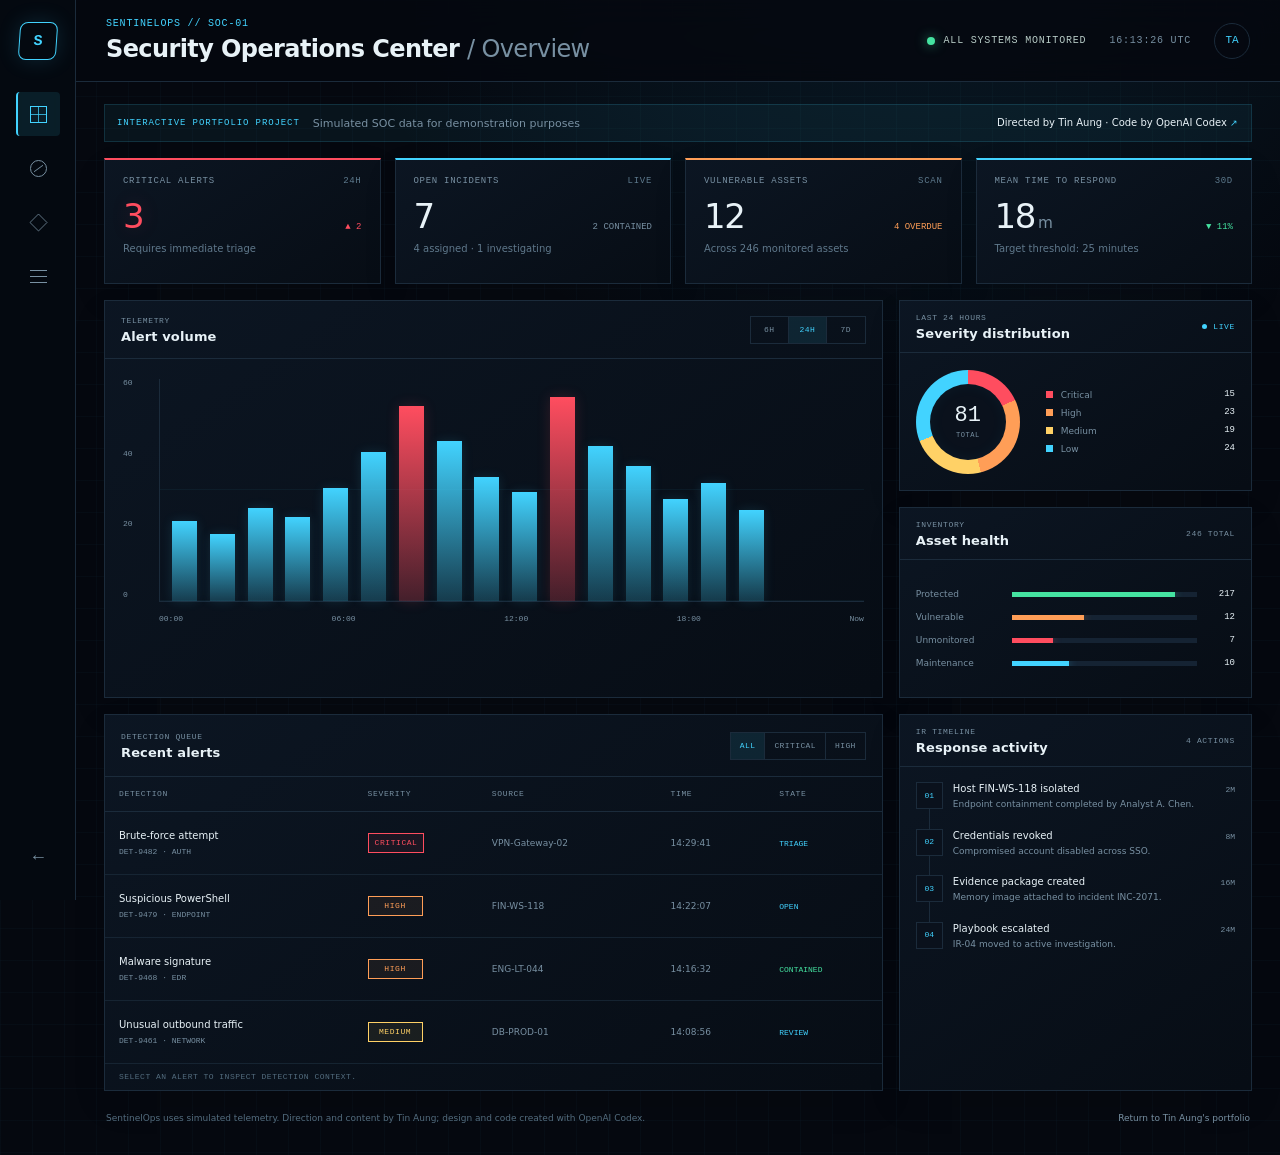
<file: security-dashboard/index.html>
<!doctype html>
<html lang="en">
<head>
  <meta charset="utf-8">
  <meta name="viewport" content="width=device-width, initial-scale=1">
  <meta name="description" content="SentinelOps is an interactive cybersecurity operations dashboard built by Tin Aung.">
  <meta name="theme-color" content="#05080f">
  <title>SentinelOps | Security Operations Dashboard</title>
  <link rel="stylesheet" href="style.css">
</head>
<body>
  <div class="app-shell">
    <aside class="command-rail" aria-label="Dashboard navigation">
      <a class="brand-mark" href="../" aria-label="Return to Tin Aung portfolio"><span>S</span></a>
      <nav class="rail-nav">
        <button class="rail-button active" type="button" data-section="overview" aria-label="Overview" aria-pressed="true"><span class="icon icon-grid"></span><span class="rail-label">Overview</span></button>
        <button class="rail-button" type="button" data-section="alerts" aria-label="Alerts" aria-pressed="false"><span class="icon icon-pulse"></span><span class="rail-label">Alerts</span></button>
        <button class="rail-button" type="button" data-section="assets" aria-label="Assets" aria-pressed="false"><span class="icon icon-diamond"></span><span class="rail-label">Assets</span></button>
        <button class="rail-button" type="button" data-section="activity" aria-label="Response activity" aria-pressed="false"><span class="icon icon-lines"></span><span class="rail-label">Response</span></button>
      </nav>
      <div class="rail-spacer"></div>
      <a class="rail-button portfolio-button" href="../" aria-label="Back to portfolio"><span class="icon icon-arrow"></span><span class="rail-label">Portfolio</span></a>
    </aside>

    <main>
      <header class="topbar">
        <div>
          <p class="eyebrow">SentinelOps // SOC-01</p>
          <h1>Security Operations Center <span>/ Overview</span></h1>
        </div>
        <div class="topbar-meta">
          <div class="monitor-status"><span class="status-dot"></span><span>All systems monitored</span></div>
          <time id="utc-clock" datetime="">--:--:-- UTC</time>
          <a class="analyst-avatar" href="../" aria-label="View Tin Aung portfolio">TA</a>
        </div>
      </header>

      <div class="dashboard" id="overview">
        <div class="demo-banner" role="note">
          <span>Interactive portfolio project</span>
          <p>Simulated SOC data for demonstration purposes</p>
          <a href="../">Directed by Tin Aung · Code by OpenAI Codex <span aria-hidden="true">↗</span></a>
        </div>

        <section class="kpi-grid" aria-label="Key security metrics">
          <article class="kpi-card critical">
            <div class="kpi-head"><p>Critical alerts</p><span>24H</span></div>
            <div class="kpi-row"><strong>3</strong><span class="trend negative">▲ 2</span></div>
            <p class="kpi-note">Requires immediate triage</p>
          </article>
          <article class="kpi-card">
            <div class="kpi-head"><p>Open incidents</p><span>LIVE</span></div>
            <div class="kpi-row"><strong>7</strong><span class="trend">2 contained</span></div>
            <p class="kpi-note">4 assigned · 1 investigating</p>
          </article>
          <article class="kpi-card warning">
            <div class="kpi-head"><p>Vulnerable assets</p><span>SCAN</span></div>
            <div class="kpi-row"><strong>12</strong><span class="trend warning-text">4 overdue</span></div>
            <p class="kpi-note">Across 246 monitored assets</p>
          </article>
          <article class="kpi-card">
            <div class="kpi-head"><p>Mean time to respond</p><span>30D</span></div>
            <div class="kpi-row"><strong>18<small>m</small></strong><span class="trend positive">▼ 11%</span></div>
            <p class="kpi-note">Target threshold: 25 minutes</p>
          </article>
        </section>

        <section class="primary-grid">
          <article class="panel alert-chart-panel">
            <div class="panel-header">
              <div><p class="panel-kicker">Telemetry</p><h2>Alert volume</h2></div>
              <div class="range-control" aria-label="Alert volume time range">
                <button type="button" data-range="6h">6H</button>
                <button class="active" type="button" data-range="24h">24H</button>
                <button type="button" data-range="7d">7D</button>
              </div>
            </div>
            <div class="chart-area">
              <div class="y-axis" aria-hidden="true"><span>60</span><span>40</span><span>20</span><span>0</span></div>
              <div class="bar-chart" id="alert-chart" role="img" aria-label="Alert volume over the selected time range">
                <button class="chart-bar" style="--height:36%" data-value="22" aria-label="22 alerts"></button>
                <button class="chart-bar" style="--height:30%" data-value="19" aria-label="19 alerts"></button>
                <button class="chart-bar" style="--height:42%" data-value="26" aria-label="26 alerts"></button>
                <button class="chart-bar" style="--height:38%" data-value="23" aria-label="23 alerts"></button>
                <button class="chart-bar" style="--height:51%" data-value="31" aria-label="31 alerts"></button>
                <button class="chart-bar" style="--height:67%" data-value="41" aria-label="41 alerts"></button>
                <button class="chart-bar hot" style="--height:88%" data-value="53" aria-label="53 alerts"></button>
                <button class="chart-bar" style="--height:72%" data-value="44" aria-label="44 alerts"></button>
                <button class="chart-bar" style="--height:56%" data-value="34" aria-label="34 alerts"></button>
                <button class="chart-bar" style="--height:49%" data-value="30" aria-label="30 alerts"></button>
                <button class="chart-bar hot" style="--height:92%" data-value="55" aria-label="55 alerts"></button>
                <button class="chart-bar" style="--height:70%" data-value="43" aria-label="43 alerts"></button>
                <button class="chart-bar" style="--height:61%" data-value="37" aria-label="37 alerts"></button>
                <button class="chart-bar" style="--height:46%" data-value="28" aria-label="28 alerts"></button>
                <button class="chart-bar" style="--height:53%" data-value="32" aria-label="32 alerts"></button>
                <button class="chart-bar" style="--height:41%" data-value="25" aria-label="25 alerts"></button>
              </div>
              <div class="x-axis" id="chart-labels" aria-hidden="true"><span>00:00</span><span>06:00</span><span>12:00</span><span>18:00</span><span>Now</span></div>
            </div>
          </article>

          <div class="side-stack">
            <article class="panel severity-panel">
              <div class="panel-header compact"><div><p class="panel-kicker">Last 24 hours</p><h2>Severity distribution</h2></div><span class="live-label">Live</span></div>
              <div class="severity-content">
                <div class="donut" role="img" aria-label="81 total alerts: 15 critical, 23 high, 19 medium, and 24 low"><div><strong>81</strong><span>Total</span></div></div>
                <ul class="legend">
                  <li><span class="legend-dot critical-dot"></span><span>Critical</span><strong>15</strong></li>
                  <li><span class="legend-dot high-dot"></span><span>High</span><strong>23</strong></li>
                  <li><span class="legend-dot medium-dot"></span><span>Medium</span><strong>19</strong></li>
                  <li><span class="legend-dot low-dot"></span><span>Low</span><strong>24</strong></li>
                </ul>
              </div>
            </article>

            <article class="panel" id="assets">
              <div class="panel-header compact"><div><p class="panel-kicker">Inventory</p><h2>Asset health</h2></div><span class="panel-total">246 total</span></div>
              <div class="asset-list">
                <div class="asset-row"><span>Protected</span><div class="meter"><i style="--width:88%;--color:var(--green)"></i></div><strong>217</strong></div>
                <div class="asset-row"><span>Vulnerable</span><div class="meter"><i style="--width:39%;--color:var(--orange)"></i></div><strong>12</strong></div>
                <div class="asset-row"><span>Unmonitored</span><div class="meter"><i style="--width:22%;--color:var(--red)"></i></div><strong>7</strong></div>
                <div class="asset-row"><span>Maintenance</span><div class="meter"><i style="--width:31%;--color:var(--cyan)"></i></div><strong>10</strong></div>
              </div>
            </article>
          </div>
        </section>

        <section class="secondary-grid">
          <article class="panel alerts-panel" id="alerts">
            <div class="panel-header alerts-heading">
              <div><p class="panel-kicker">Detection queue</p><h2>Recent alerts</h2></div>
              <div class="filter-control" aria-label="Filter alerts by severity">
                <button class="active" type="button" data-filter="all">All</button>
                <button type="button" data-filter="critical">Critical</button>
                <button type="button" data-filter="high">High</button>
              </div>
            </div>
            <div class="table-wrap">
              <table>
                <thead><tr><th>Detection</th><th>Severity</th><th>Source</th><th>Time</th><th>State</th></tr></thead>
                <tbody id="alert-table">
                  <tr tabindex="0" data-severity="critical" data-alert="DET-9482"><td><strong>Brute-force attempt</strong><span>DET-9482 · AUTH</span></td><td><span class="severity-tag critical-tag">Critical</span></td><td>VPN-Gateway-02</td><td>14:29:41</td><td><span class="state-tag">Triage</span></td></tr>
                  <tr tabindex="0" data-severity="high" data-alert="DET-9479"><td><strong>Suspicious PowerShell</strong><span>DET-9479 · ENDPOINT</span></td><td><span class="severity-tag high-tag">High</span></td><td>FIN-WS-118</td><td>14:22:07</td><td><span class="state-tag">Open</span></td></tr>
                  <tr tabindex="0" data-severity="high" data-alert="DET-9468"><td><strong>Malware signature</strong><span>DET-9468 · EDR</span></td><td><span class="severity-tag high-tag">High</span></td><td>ENG-LT-044</td><td>14:16:32</td><td><span class="state-tag contained">Contained</span></td></tr>
                  <tr tabindex="0" data-severity="medium" data-alert="DET-9461"><td><strong>Unusual outbound traffic</strong><span>DET-9461 · NETWORK</span></td><td><span class="severity-tag medium-tag">Medium</span></td><td>DB-PROD-01</td><td>14:08:56</td><td><span class="state-tag">Review</span></td></tr>
                </tbody>
              </table>
            </div>
            <p class="table-help">Select an alert to inspect detection context.</p>
          </article>

          <article class="panel activity-panel" id="activity">
            <div class="panel-header compact"><div><p class="panel-kicker">IR timeline</p><h2>Response activity</h2></div><span class="panel-total">4 actions</span></div>
            <ol class="activity-list">
              <li><span class="activity-node">01</span><div><strong>Host FIN-WS-118 isolated</strong><p>Endpoint containment completed by Analyst A. Chen.</p></div><time>2m</time></li>
              <li><span class="activity-node">02</span><div><strong>Credentials revoked</strong><p>Compromised account disabled across SSO.</p></div><time>8m</time></li>
              <li><span class="activity-node">03</span><div><strong>Evidence package created</strong><p>Memory image attached to incident INC-2071.</p></div><time>16m</time></li>
              <li><span class="activity-node">04</span><div><strong>Playbook escalated</strong><p>IR-04 moved to active investigation.</p></div><time>24m</time></li>
            </ol>
          </article>
        </section>

        <footer>
          <p>SentinelOps uses simulated telemetry. Direction and content by Tin Aung; design and code created with OpenAI Codex.</p>
          <a href="../">Return to Tin Aung's portfolio</a>
        </footer>
      </div>
    </main>
  </div>

  <dialog id="alert-dialog" aria-labelledby="dialog-title">
    <div class="dialog-head"><div><p class="panel-kicker">Detection detail</p><h2 id="dialog-title">Alert investigation</h2></div><button id="dialog-close" type="button" aria-label="Close alert details">×</button></div>
    <div class="dialog-content" id="dialog-content"></div>
  </dialog>

  <script src="script.js"></script>
</body>
</html>
</file>
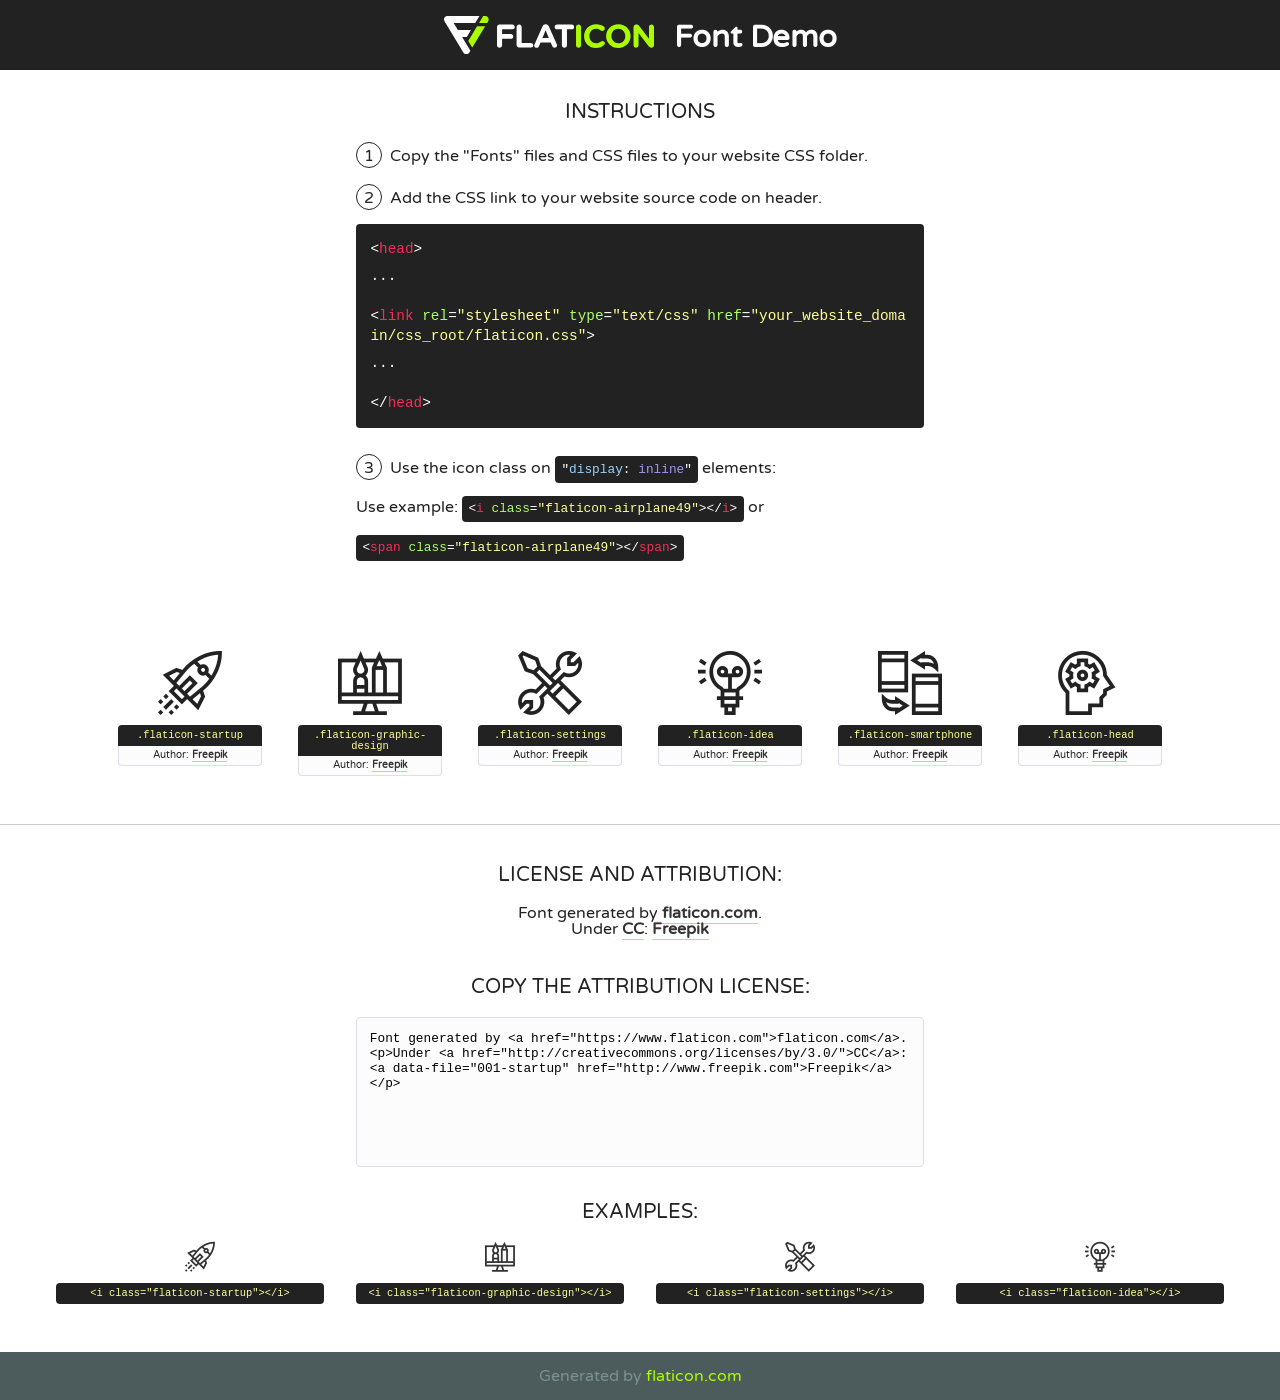
<file: fonts/flaticon/font/flaticon.html>
<!DOCTYPE html>
<!--
  Flaticon icon font: Flaticon
  Creation date: 03/04/2019 06:02
-->
<html>
<!DOCTYPE html>
<html>

<head>
    <title>Flaticon WebFont</title>
    <link href="http://fonts.googleapis.com/css?family=Varela+Round" rel="stylesheet" type="text/css" />
    <link rel="stylesheet" type="text/css" href="flaticon.css">
    <meta charset="UTF-8">
    <style>
    html, body, div, span, applet, object, iframe,
    h1, h2, h3, h4, h5, h6, p, blockquote, pre,
    a, abbr, acronym, address, big, cite, code,
    del, dfn, em, img, ins, kbd, q, s, samp,
    small, strike, strong, sub, sup, tt, var,
    b, u, i, center,
    dl, dt, dd, ol, ul, li,
    fieldset, form, label, legend,
    table, caption, tbody, tfoot, thead, tr, th, td,
    article, aside, canvas, details, embed, 
    figure, figcaption, footer, header, hgroup, 
    menu, nav, output, ruby, section, summary,
    time, mark, audio, video {
        margin: 0;
        padding: 0;
        border: 0;
        font-size: 100%;
        font: inherit;
        vertical-align: baseline;
    }
    /* HTML5 display-role reset for older browsers */
    article, aside, details, figcaption, figure, 
    footer, header, hgroup, menu, nav, section {
        display: block;
    }
    body {
        line-height: 1;
    }
    ol, ul {
        list-style: none;
    }
    blockquote, q {
        quotes: none;
    }
    blockquote:before, blockquote:after,
    q:before, q:after {
        content: '';
        content: none;
    }
    table {
        border-collapse: collapse;
        border-spacing: 0;
    }
    body {
        font-family: 'Varela Round', Helvetica, Arial, sans-serif;
        font-size: 16px;
        color: #222;
    }
    a {
        color: #333;
        border-bottom: 1px solid #a9fd00;
        font-weight: bold;
        text-decoration: none;
    }
    * {
        -moz-box-sizing: border-box;
        -webkit-box-sizing: border-box;
        box-sizing: border-box;
        margin: 0;
        padding: 0;
    }
    [class^="flaticon-"]:before, [class*=" flaticon-"]:before, [class^="flaticon-"]:after, [class*=" flaticon-"]:after {
        font-family: Flaticon;
        font-size: 30px;
        font-style: normal;
        margin-left: 20px;
        color: #333;
    }
    .wrapper {
        max-width: 600px;
        margin: auto;
        padding: 0 1em;
    }
    .title {
        font-size: 1.25em;
        text-align: center;
        margin-bottom: 1em;
        text-transform: uppercase;
    }
    header {
        text-align: center;
        background-color: #222;
        color: #fff;
        padding: 1em;
    }
    header .logo {
        width: 210px;
        height: 38px;
        display: inline-block;
        vertical-align: middle;
        margin-right: 1em;
        border: none;
    }
    header strong {
        font-size: 1.95em;
        font-weight: bold;
        vertical-align: middle;
        margin-top: 5px;
        display: inline-block;
    }
    .demo {
        margin: 2em auto;
        line-height: 1.25em;
    }
    .demo ul li {
        margin-bottom: 1em;
    }
    .demo ul li .num {
        color: #222;
        border-radius: 20px;
        display: inline-block;
        width: 26px;
        padding: 3px;
        height: 26px;
        text-align: center;
        margin-right: 0.5em;
        border: 1px solid #222;
    }
    .demo ul li code {
        background-color: #222;
        border-radius: 4px;
        padding: 0.25em 0.5em;
        display: inline-block;
        color: #fff;
        font-family: Consolas,Monaco,Lucida Console,Liberation Mono,DejaVu Sans Mono,Bitstream Vera Sans Mono,Courier New, monospace;
        font-weight: lighter;
        margin-top: 1em;
        font-size: 0.8em;
        word-break: break-all;
    }
    .demo ul li code.big {
        padding: 1em;
        font-size: 0.9em;
    }
    .demo ul li code .red {
        color: #EF3159;
    }
    .demo ul li code .green {
        color: #ACFF65;
    }
    .demo ul li code .yellow {
        color: #FFFF99;
    }
    .demo ul li code .blue {
        color: #99D3FF;
    }
    .demo ul li code .purple {
        color: #A295FF;
    }
    .demo ul li code .dots {
        margin-top: 0.5em;
        display: block;
    }
    #glyphs {
        border-bottom: 1px solid #ccc;
        padding: 2em 0;
        text-align: center;
    }
    .glyph {
        display: inline-block;
        width: 9em;
        margin: 1em;
        text-align: center;
        vertical-align: top;
        background: #FFF;
    }
    .glyph .glyph-icon {
        padding: 10px;
        display: block;
        font-family:"Flaticon";
        font-size: 64px;
        line-height: 1;
    }
    .glyph .glyph-icon:before {
        font-size: 64px;
        color: #222;
        margin-left: 0;
    }
    .class-name {
        font-size: 0.65em;
        background-color: #222;
        color: #fff;
        border-radius: 4px 4px 0 0;
        padding: 0.5em;
        color: #FFFF99;
        font-family: Consolas,Monaco,Lucida Console,Liberation Mono,DejaVu Sans Mono,Bitstream Vera Sans Mono,Courier New, monospace;
    }
    .author-name {
        font-size: 0.6em;
        background-color: #fcfcfd;
        border: 1px solid #DEDEE4;
        border-top: 0;
        border-radius: 0 0 4px 4px;
        padding: 0.5em;
    }
    .class-name:last-child {
        font-size: 10px;
        color:#888;
    }
    .class-name:last-child a {
        font-size: 10px;
        color:#555;
    }
    .class-name:last-child a:hover {
        color:#a9fd00;
    }
    .glyph > input {
        display: block;
        width: 100px;
        margin: 5px auto;
        text-align: center;
        font-size: 12px;
        cursor: text;
    }
    .glyph > input.icon-input {
        font-family:"Flaticon";
        font-size: 16px;
        margin-bottom: 10px;
    }
    .attribution .title {
        margin-top: 2em;
    }
    .attribution textarea {
        background-color: #fcfcfd;
        padding: 1em;
        border: none;
        box-shadow: none;
        border: 1px solid #DEDEE4;
        border-radius: 4px;
        resize: none;
        width: 100%;
        height: 150px;
        font-size: 0.8em;
        font-family: Consolas,Monaco,Lucida Console,Liberation Mono,DejaVu Sans Mono,Bitstream Vera Sans Mono,Courier New, monospace;
        -webkit-appearance: none;
    }
    .iconsuse {
        margin: 2em auto;
        text-align: center;
        max-width: 1200px;
    }
    .iconsuse:after {
        content: '';
        display: table;
        clear: both;
    }
    .iconsuse .image {
        float: left;
        width: 25%;
        padding: 0 1em;
    }
    .iconsuse .image p {
        margin-bottom: 1em;
    }
    .iconsuse .image span {
        display: block;
        font-size: 0.65em;
        background-color: #222;
        color: #fff;
        border-radius: 4px;
        padding: 0.5em;
        color: #FFFF99;
        margin-top: 1em;
        font-family: Consolas,Monaco,Lucida Console,Liberation Mono,DejaVu Sans Mono,Bitstream Vera Sans Mono,Courier New, monospace;
    }
    #footer {
        text-align: center;
        background-color: #4C5B5C;
        color: #7c9192;
        padding: 1em;
    }
    #footer a {
        border: none;
        color: #a9fd00;
        font-weight: normal;
    }
    @media (max-width: 960px) {
        .iconsuse .image {
            width: 50%;
        }
    }
    @media (max-width: 560px) {
        .iconsuse .image {
            width: 100%;
        }
    }
    </style>
</head>

<body class="characters-off">

    <header>
        <a href="https://www.flaticon.com" target="_blank" class="logo">
            <svg version="1.1" xmlns="http://www.w3.org/2000/svg" xmlns:xlink="http://www.w3.org/1999/xlink" xmlns:a="http://ns.adobe.com/AdobeSVGViewerExtensions/3.0/" viewBox="0 0 560.875 102.036" enable-background="new 0 0 560.875 102.036" xml:space="preserve">
                <defs>
                </defs>
                <g>
                    <g class="letters">
                        <path fill="#ffffff" d="M141.596,29.675c0-3.777,2.985-6.767,6.764-6.767h34.438c3.426,0,6.15,2.728,6.15,6.15
                        c0,3.43-2.724,6.149-6.15,6.149h-27.674v13.091h23.719c3.429,0,6.151,2.724,6.151,6.15c0,3.43-2.723,6.149-6.151,6.149h-23.719
                        v17.574c0,3.773-2.986,6.761-6.764,6.761c-3.779,0-6.764-2.989-6.764-6.761V29.675z"></path>
                        <path fill="#ffffff" d="M193.844,29.149c0-3.781,2.985-6.767,6.764-6.767c3.776,0,6.763,2.985,6.763,6.767v42.957h25.039
                        c3.426,0,6.149,2.726,6.149,6.153c0,3.425-2.723,6.15-6.149,6.15h-31.802c-3.779,0-6.764-2.986-6.764-6.768V29.149z"></path>
                        <path fill="#ffffff" d="M241.891,75.71l21.438-48.407c1.492-3.341,4.215-5.357,7.906-5.357h0.792
                        c3.686,0,6.323,2.017,7.815,5.357l21.439,48.407c0.436,0.967,0.701,1.845,0.701,2.723c0,3.602-2.809,6.501-6.414,6.501
                        c-3.161,0-5.269-1.845-6.499-4.655l-4.132-9.661h-27.059l-4.301,10.102c-1.144,2.631-3.426,4.214-6.237,4.214
                        c-3.517,0-6.24-2.81-6.24-6.325C241.1,77.64,241.451,76.677,241.891,75.71z M279.932,58.666l-8.521-20.297l-8.526,20.297H279.932
                        z"></path>
                        <path fill="#ffffff" d="M314.864,35.387H301.86c-3.429,0-6.239-2.813-6.239-6.238c0-3.429,2.811-6.24,6.239-6.24h39.533
                        c3.426,0,6.237,2.811,6.237,6.24c0,3.425-2.811,6.238-6.237,6.238h-13.001v42.785c0,3.773-2.99,6.761-6.764,6.761
                        c-3.779,0-6.764-2.989-6.764-6.761V35.387z"></path>
                        <path fill="#A9FD00" d="M352.615,29.149c0-3.781,2.985-6.767,6.767-6.767c3.774,0,6.761,2.985,6.761,6.767v49.024
                        c0,3.773-2.987,6.761-6.761,6.761c-3.781,0-6.767-2.989-6.767-6.761V29.149z"></path>
                        <path fill="#A9FD00" d="M374.132,53.836v-0.179c0-17.481,13.178-31.801,32.065-31.801c9.22,0,15.459,2.458,20.557,6.238
                        c1.402,1.054,2.637,2.985,2.637,5.357c0,3.692-2.985,6.59-6.681,6.59c-1.845,0-3.071-0.702-4.044-1.319
                        c-3.776-2.813-7.729-4.393-12.562-4.393c-10.364,0-17.831,8.611-17.831,19.154v0.173c0,10.542,7.291,19.329,17.831,19.329
                        c5.715,0,9.492-1.756,13.359-4.834c1.049-0.874,2.458-1.491,4.039-1.491c3.429,0,6.325,2.813,6.325,6.236
                        c0,2.106-1.056,3.78-2.282,4.834c-5.539,4.834-12.036,7.733-21.878,7.733C387.572,85.464,374.132,71.493,374.132,53.836z"></path>
                        <path fill="#A9FD00" d="M433.009,53.836v-0.179c0-17.481,13.79-31.801,32.766-31.801c18.981,0,32.592,14.143,32.592,31.628v0.173
                        c0,17.483-13.785,31.807-32.769,31.807C446.625,85.464,433.009,71.32,433.009,53.836z M484.224,53.836v-0.179
                        c0-10.539-7.725-19.326-18.626-19.326c-10.893,0-18.449,8.611-18.449,19.154v0.173c0,10.542,7.73,19.329,18.626,19.329
                        C476.676,72.986,484.224,64.378,484.224,53.836z"></path>
                        <path fill="#A9FD00" d="M506.233,29.321c0-3.774,2.99-6.763,6.767-6.763h1.401c3.252,0,5.183,1.583,7.029,3.953l26.093,34.265
                        V29.059c0-3.692,2.99-6.677,6.681-6.677c3.683,0,6.671,2.985,6.671,6.677v48.934c0,3.78-2.987,6.765-6.764,6.765h-0.436
                        c-3.257,0-5.188-1.581-7.034-3.953l-27.056-35.492v32.944c0,3.687-2.985,6.676-6.678,6.676c-3.683,0-6.673-2.989-6.673-6.676
                        V29.321z"></path>
                    </g>
                    <g class="insignia">
                        <path fill="#ffffff" d="M48.372,56.137h12.517l11.156-18.537H37.186L25.688,18.539h57.825L94.668,0H9.271
                        C5.925,0,2.842,1.801,1.198,4.716c-1.644,2.907-1.593,6.482,0.134,9.343l50.38,83.501c1.678,2.781,4.689,4.476,7.938,4.476
                        c3.246,0,6.257-1.695,7.935-4.476l2.898-4.804L48.372,56.137z"></path>
                        <g class="i">
                            <path fill="#A9FD00" d="M93.575,18.539h0.031v0.004l21.652,0.004l2.705-4.488c1.727-2.861,1.778-6.436,0.133-9.343
                            C116.454,1.801,113.371,0,110.026,0h-5.294L93.575,18.539z"></path>
                            <polygon fill="#A9FD00" points="88.291,27.356 64.725,66.486 75.519,84.404 109.942,27.356"></polygon>
                        </g>
                    </g>
                </g>
            </svg>
        </a>
        <strong>Font Demo</strong>
    </header>


    <section class="demo wrapper">

        <p class="title">Instructions</p>

        <ul>
            <li>
                <span class="num">1</span>Copy the "Fonts" files and CSS files to your website CSS folder.
            </li>
            <li>
                <span class="num">2</span>Add the CSS link to your website source code on header.
                <code class="big">
                    &lt;<span class="red">head</span>&gt;
                    <br/><span class="dots">...</span>
                    <br/>&lt;<span class="red">link</span> <span class="green">rel</span>=<span class="yellow">"stylesheet"</span> <span class="green">type</span>=<span class="yellow">"text/css"</span> <span class="green">href</span>=<span class="yellow">"your_website_domain/css_root/flaticon.css"</span>&gt;
                    <br/><span class="dots">...</span>
                    <br/>&lt;/<span class="red">head</span>&gt;
                </code>
            </li>

            <li>
                <p>
                    <span class="num">3</span>Use the icon class on <code>"<span class="blue">display</span>:<span class="purple"> inline</span>"</code> elements:
                    <br />
                    Use example: <code>&lt;<span class="red">i</span> <span class="green">class</span>=<span class="yellow">&quot;flaticon-airplane49&quot;</span>&gt;&lt;/<span class="red">i</span>&gt;</code> or <code>&lt;<span class="red">span</span> <span class="green">class</span>=<span class="yellow">&quot;flaticon-airplane49&quot;</span>&gt;&lt;/<span class="red">span</span>&gt;</code>
            </li>
        </ul>

    </section>




   <section id="glyphs">          
    
      
        <div class="glyph"><div class="glyph-icon flaticon-startup"></div>
            <div class="class-name">.flaticon-startup</div>
            <div class="author-name">Author: <a data-file="001-startup" href="http://www.freepik.com">Freepik</a> </div> 
        </div>        
        
        <div class="glyph"><div class="glyph-icon flaticon-graphic-design"></div>
            <div class="class-name">.flaticon-graphic-design</div>
            <div class="author-name">Author: <a data-file="002-graphic-design" href="http://www.freepik.com">Freepik</a> </div> 
        </div>        
        
        <div class="glyph"><div class="glyph-icon flaticon-settings"></div>
            <div class="class-name">.flaticon-settings</div>
            <div class="author-name">Author: <a data-file="003-settings" href="http://www.freepik.com">Freepik</a> </div> 
        </div>        
        
        <div class="glyph"><div class="glyph-icon flaticon-idea"></div>
            <div class="class-name">.flaticon-idea</div>
            <div class="author-name">Author: <a data-file="004-idea" href="http://www.freepik.com">Freepik</a> </div> 
        </div>        
        
        <div class="glyph"><div class="glyph-icon flaticon-smartphone"></div>
            <div class="class-name">.flaticon-smartphone</div>
            <div class="author-name">Author: <a data-file="005-smartphone" href="http://www.freepik.com">Freepik</a> </div> 
        </div>        
        
        <div class="glyph"><div class="glyph-icon flaticon-head"></div>
            <div class="class-name">.flaticon-head</div>
            <div class="author-name">Author: <a data-file="006-head" href="http://www.freepik.com">Freepik</a> </div> 
        </div>        
        

    </section>



    <section class="attribution wrapper"   style="text-align:center;">

      <div class="title">License and attribution:</div><div class="attrDiv">Font generated by <a href="https://www.flaticon.com">flaticon.com</a>. <div><p>Under <a href="http://creativecommons.org/licenses/by/3.0/">CC</a>: <a data-file="001-startup" href="http://www.freepik.com">Freepik</a></p>  </div>
      </div>
      <div class="title">Copy the Attribution License:</div>

    <textarea onclick="this.focus();this.select();">Font generated by &lt;a href=&quot;https://www.flaticon.com&quot;&gt;flaticon.com&lt;/a&gt;. <p>Under <a href="http://creativecommons.org/licenses/by/3.0/">CC</a>: <a data-file="001-startup" href="http://www.freepik.com">Freepik</a></p>  
     </textarea>

    </section>

    <section class="iconsuse">

          <div class="title">Examples:</div>            
             
            <div class="image">
                <p>
                    <i class="glyph-icon flaticon-startup"></i> 
                    <span>&lt;i class=&quot;flaticon-startup&quot;&gt;&lt;/i&gt;</span>
                </p>
            </div>
            
            <div class="image">
                <p>
                    <i class="glyph-icon flaticon-graphic-design"></i> 
                    <span>&lt;i class=&quot;flaticon-graphic-design&quot;&gt;&lt;/i&gt;</span>
                </p>
            </div>
            
            <div class="image">
                <p>
                    <i class="glyph-icon flaticon-settings"></i> 
                    <span>&lt;i class=&quot;flaticon-settings&quot;&gt;&lt;/i&gt;</span>
                </p>
            </div>
            
            <div class="image">
                <p>
                    <i class="glyph-icon flaticon-idea"></i> 
                    <span>&lt;i class=&quot;flaticon-idea&quot;&gt;&lt;/i&gt;</span>
                </p>
            </div>
                       
        </div>
                            
    </section>

<div id="footer">
    <div>Generated by <a href="https://www.flaticon.com">flaticon.com</a>
    </div>
</div>



</body>
</html>
</file>
<file: css/style.css>
/* ============================================================
   Custom Properties
   ============================================================ */
:root {
  --bg-primary:    #0d1117;
  --bg-secondary:  #161b22;
  --bg-card:       #1c2128;
  --bg-card-hover: #21262d;
  --text-primary:  #e6edf3;
  --text-secondary:#8b949e;
  --text-muted:    #6e7681;
  --accent:        #2dd4bf;
  --accent-dim:    rgba(45, 212, 191, 0.12);
  --accent-hover:  #5eead4;
  --border:        #30363d;
  --border-accent: rgba(45, 212, 191, 0.4);
  --nav-height:    64px;
  --font-mono:     'JetBrains Mono', 'Courier New', monospace;
  --font-body:     'Inter', -apple-system, BlinkMacSystemFont, 'Segoe UI', sans-serif;
  --transition:    0.2s ease;
  --radius:        8px;
  --section-pad:   100px 0;
}

/* ============================================================
   Reset & Base
   ============================================================ */
*, *::before, *::after {
  box-sizing: border-box;
  margin: 0;
  padding: 0;
}

html {
  scroll-behavior: smooth;
  scroll-padding-top: var(--nav-height);
}

body {
  background-color: var(--bg-primary);
  color: var(--text-primary);
  font-family: var(--font-body);
  font-size: 1rem;
  line-height: 1.7;
  -webkit-font-smoothing: antialiased;
  -moz-osx-font-smoothing: grayscale;
}

img, svg { display: block; }

a { color: inherit; text-decoration: none; }

ul { list-style: none; }

/* ============================================================
   Utility
   ============================================================ */
.container {
  max-width: 1100px;
  margin: 0 auto;
  padding: 0 24px;
}

.accent { color: var(--accent); }

.icon {
  width: 18px;
  height: 18px;
  flex-shrink: 0;
}

/* ============================================================
   Navigation
   ============================================================ */
#navbar {
  position: fixed;
  top: 0;
  left: 0;
  right: 0;
  height: var(--nav-height);
  background-color: rgba(13, 17, 23, 0.90);
  backdrop-filter: blur(14px);
  -webkit-backdrop-filter: blur(14px);
  border-bottom: 1px solid var(--border);
  z-index: 100;
}

.nav-container {
  max-width: 1100px;
  margin: 0 auto;
  padding: 0 24px;
  height: 100%;
  display: flex;
  align-items: center;
  justify-content: space-between;
}

.nav-logo {
  font-family: var(--font-mono);
  font-size: 1rem;
  font-weight: 700;
  color: var(--text-primary);
  letter-spacing: -0.02em;
  transition: color var(--transition);
}
.nav-logo:hover { color: var(--accent); }

.nav-links {
  display: flex;
  gap: 32px;
  align-items: center;
}

.nav-links a {
  font-family: var(--font-mono);
  font-size: 0.8rem;
  color: var(--text-secondary);
  letter-spacing: 0.05em;
  transition: color var(--transition);
}
.nav-links a:hover,
.nav-links a.active { color: var(--accent); }

/* Hamburger */
.nav-toggle {
  display: none;
  flex-direction: column;
  gap: 5px;
  background: none;
  border: none;
  cursor: pointer;
  padding: 4px;
}
.nav-toggle span {
  display: block;
  width: 24px;
  height: 2px;
  background-color: var(--text-primary);
  transition: transform 0.3s ease, opacity 0.3s ease;
}
.nav-toggle.open span:nth-child(1) { transform: translateY(7px) rotate(45deg); }
.nav-toggle.open span:nth-child(2) { opacity: 0; }
.nav-toggle.open span:nth-child(3) { transform: translateY(-7px) rotate(-45deg); }

/* ============================================================
   Section Shared
   ============================================================ */
section { padding: var(--section-pad); }

section:nth-of-type(even) { background-color: var(--bg-secondary); }

.section-title {
  font-family: var(--font-mono);
  font-size: 1.4rem;
  font-weight: 700;
  margin-bottom: 48px;
  letter-spacing: -0.01em;
}

/* ============================================================
   Hero
   ============================================================ */
#hero {
  min-height: 100vh;
  display: flex;
  flex-direction: column;
  justify-content: center;
  padding: 0;
  position: relative;
  overflow: hidden;
  background-color: var(--bg-primary);
}

/* Subtle radial glow */
#hero::before {
  content: '';
  position: absolute;
  top: 15%;
  left: -8%;
  width: 700px;
  height: 700px;
  background: radial-gradient(circle, rgba(45, 212, 191, 0.055) 0%, transparent 65%);
  pointer-events: none;
}

.hero-content { padding-top: var(--nav-height); }

.hero-greeting {
  font-family: var(--font-mono);
  font-size: 0.85rem;
  color: var(--accent);
  letter-spacing: 0.12em;
  margin-bottom: 12px;
}

.hero-name {
  font-family: var(--font-mono);
  font-size: clamp(2.6rem, 8vw, 5rem);
  font-weight: 700;
  line-height: 1.05;
  letter-spacing: -0.03em;
  color: var(--text-primary);
  margin-bottom: 12px;
}

.hero-title {
  font-family: var(--font-mono);
  font-size: clamp(1.1rem, 3vw, 1.7rem);
  font-weight: 400;
  color: var(--text-secondary);
  margin-bottom: 24px;
  letter-spacing: -0.01em;
}

.hero-tagline {
  max-width: 560px;
  color: var(--text-secondary);
  font-size: 1.05rem;
  margin-bottom: 40px;
}

.hero-links {
  display: flex;
  gap: 16px;
  flex-wrap: wrap;
}

/* Buttons */
.btn {
  display: inline-flex;
  align-items: center;
  gap: 8px;
  padding: 10px 22px;
  border-radius: var(--radius);
  font-family: var(--font-mono);
  font-size: 0.8rem;
  font-weight: 600;
  letter-spacing: 0.05em;
  transition: all var(--transition);
  cursor: pointer;
}
.btn-primary {
  background-color: var(--accent);
  color: var(--bg-primary);
  border: 1px solid var(--accent);
}
.btn-primary:hover {
  background-color: var(--accent-hover);
  border-color: var(--accent-hover);
}
.btn-outline {
  background-color: transparent;
  color: var(--accent);
  border: 1px solid var(--border-accent);
}
.btn-outline:hover {
  background-color: var(--accent-dim);
  border-color: var(--accent);
}

/* Scroll indicator */
.hero-scroll-indicator {
  position: absolute;
  bottom: 40px;
  left: 50%;
  transform: translateX(-50%);
  display: flex;
  flex-direction: column;
  align-items: center;
  gap: 8px;
  color: var(--text-muted);
  font-family: var(--font-mono);
  font-size: 0.68rem;
  letter-spacing: 0.12em;
}
.scroll-line {
  width: 1px;
  height: 48px;
  background: linear-gradient(to bottom, var(--text-muted), transparent);
  animation: scrollPulse 2s ease-in-out infinite;
}
@keyframes scrollPulse {
  0%, 100% { opacity: 0.25; }
  50%       { opacity: 1; }
}

/* ============================================================
   About
   ============================================================ */
.about-grid {
  display: grid;
  grid-template-columns: 1fr 1fr;
  gap: 64px;
  align-items: start;
}

.about-text p {
  color: var(--text-secondary);
  margin-bottom: 16px;
}
.about-text p:last-child { margin-bottom: 0; }
.about-text strong { color: var(--text-primary); font-weight: 600; }

.about-highlights {
  display: flex;
  flex-direction: column;
  gap: 14px;
}

.highlight-item {
  display: flex;
  flex-direction: column;
  gap: 3px;
  padding: 14px 16px;
  background-color: var(--bg-card);
  border: 1px solid var(--border);
  border-left: 3px solid var(--accent);
  border-radius: var(--radius);
}
.highlight-label {
  font-family: var(--font-mono);
  font-size: 0.68rem;
  letter-spacing: 0.1em;
  color: var(--accent);
  text-transform: uppercase;
}
.highlight-value {
  font-size: 0.875rem;
  color: var(--text-primary);
}

/* ============================================================
   Certifications
   ============================================================ */
.cert-grid {
  display: grid;
  grid-template-columns: repeat(auto-fit, minmax(220px, 1fr));
  gap: 20px;
  max-width: 560px;
}

.cert-card {
  display: flex;
  align-items: center;
  gap: 18px;
  padding: 24px;
  background-color: var(--bg-card);
  border: 1px solid var(--border);
  border-radius: var(--radius);
  transition: background-color var(--transition), border-color var(--transition);
}
.cert-card:hover { background-color: var(--bg-card-hover); }

.cert-earned { border-left: 3px solid var(--accent); }
.cert-pending { border-left: 3px solid var(--text-muted); }

.cert-badge { width: 40px; height: 40px; flex-shrink: 0; }
.cert-badge svg { width: 100%; height: 100%; }
.cert-earned .cert-badge { color: var(--accent); }
.cert-pending .cert-badge { color: var(--text-muted); }

.cert-info h3 {
  font-family: var(--font-mono);
  font-size: 0.88rem;
  font-weight: 600;
  color: var(--text-primary);
  margin-bottom: 6px;
}

.cert-status {
  display: inline-block;
  padding: 2px 10px;
  border-radius: 20px;
  font-family: var(--font-mono);
  font-size: 0.68rem;
  letter-spacing: 0.05em;
}
.status-earned  { background-color: rgba(45, 212, 191, 0.14); color: var(--accent); }
.status-pending { background-color: rgba(110, 118, 129, 0.14); color: var(--text-muted); }

/* ============================================================
   Skills
   ============================================================ */
.skills-grid {
  display: grid;
  grid-template-columns: repeat(3, 1fr);
  gap: 20px;
}

.skill-category--wide { grid-column: 1 / -1; }

.skill-category {
  background-color: var(--bg-card);
  border: 1px solid var(--border);
  border-radius: var(--radius);
  padding: 22px 24px;
  transition: border-color var(--transition);
}
.skill-category:hover { border-color: var(--border-accent); }

.skill-category-title {
  font-family: var(--font-mono);
  font-size: 0.7rem;
  font-weight: 600;
  letter-spacing: 0.09em;
  color: var(--accent);
  text-transform: uppercase;
  margin-bottom: 14px;
}

.skill-list {
  display: flex;
  flex-direction: column;
  gap: 7px;
}
.skill-list li {
  font-size: 0.875rem;
  color: var(--text-secondary);
  padding-left: 14px;
  position: relative;
}
.skill-list li::before {
  content: '›';
  position: absolute;
  left: 0;
  color: var(--accent);
}

/* ============================================================
   Projects
   ============================================================ */
.projects-grid {
  display: grid;
  grid-template-columns: repeat(auto-fit, minmax(300px, 1fr));
  gap: 20px;
}

.section-intro {
  max-width: 760px;
  margin: -26px 0 32px;
  color: var(--text-secondary);
  font-size: 0.95rem;
  line-height: 1.75;
}

.project-card {
  background-color: var(--bg-card);
  border: 1px solid var(--border);
  border-radius: var(--radius);
  padding: 26px 28px;
  display: flex;
  flex-direction: column;
  gap: 14px;
  transition: border-color var(--transition), transform var(--transition), background-color var(--transition);
}
.project-card:hover {
  border-color: var(--border-accent);
  background-color: var(--bg-card-hover);
  transform: translateY(-2px);
}

.project-card--featured {
  position: relative;
  overflow: hidden;
  border-color: var(--border-accent);
  background:
    linear-gradient(120deg, rgba(0, 255, 136, 0.07), transparent 55%),
    var(--bg-card);
}

.project-card--featured::after {
  content: '';
  position: absolute;
  width: 180px;
  height: 180px;
  right: -70px;
  top: -90px;
  border: 1px solid var(--border-accent);
  border-radius: 50%;
  opacity: 0.35;
}

.project-caveat {
  color: var(--text-muted);
  font-size: 0.7rem;
  line-height: 1.55;
}

.project-disclosure {
  padding-top: 14px;
  border-top: 1px solid var(--border);
  color: var(--text-muted);
  font-size: 0.72rem;
  line-height: 1.6;
}

.project-disclosure strong { color: var(--text-secondary); }

.project-tools {
  color: var(--text-muted);
  font-family: var(--font-mono);
  font-size: 0.7rem;
  line-height: 1.65;
}

.project-tools strong { color: var(--accent); }

.project-links {
  display: flex;
  flex-wrap: wrap;
  gap: 18px;
  margin-top: auto;
}

.project-launch {
  width: max-content;
  position: relative;
  z-index: 1;
  color: var(--accent);
  font-family: var(--font-mono);
  font-size: 0.78rem;
  font-weight: 600;
  letter-spacing: 0.04em;
  text-decoration: none;
  text-transform: uppercase;
}

.project-launch:hover,
.project-launch:focus-visible {
  color: var(--text-primary);
  outline: none;
}

.project-header {
  display: flex;
  flex-direction: column;
  gap: 6px;
}

.project-title {
  font-family: var(--font-mono);
  font-size: 0.92rem;
  font-weight: 600;
  color: var(--text-primary);
  line-height: 1.4;
}

.project-date {
  font-family: var(--font-mono);
  font-size: 0.7rem;
  color: var(--accent);
  letter-spacing: 0.06em;
}

.project-bullets {
  display: flex;
  flex-direction: column;
  gap: 8px;
}
.project-bullets li {
  font-size: 0.87rem;
  color: var(--text-secondary);
  padding-left: 16px;
  position: relative;
  line-height: 1.6;
}
.project-bullets li::before {
  content: '—';
  position: absolute;
  left: 0;
  color: var(--accent);
  font-size: 0.7rem;
  top: 0.3em;
}

/* ============================================================
   Experience / Timeline
   ============================================================ */
.timeline {
  position: relative;
  padding-left: 28px;
}
.timeline::before {
  content: '';
  position: absolute;
  left: 7px;
  top: 8px;
  bottom: 0;
  width: 1px;
  background-color: var(--border);
}

.timeline-item {
  position: relative;
  margin-bottom: 48px;
}
.timeline-item:last-child { margin-bottom: 0; }

.timeline-marker {
  position: absolute;
  left: -24px;
  top: 8px;
  width: 12px;
  height: 12px;
  border-radius: 50%;
  background-color: var(--accent);
  border: 2px solid var(--bg-primary);
  box-shadow: 0 0 0 2px var(--accent);
}

.timeline-content {
  background-color: var(--bg-card);
  border: 1px solid var(--border);
  border-radius: var(--radius);
  padding: 22px 26px;
  transition: border-color var(--transition);
}
.timeline-content:hover { border-color: var(--border-accent); }

.timeline-header {
  display: flex;
  align-items: baseline;
  justify-content: space-between;
  gap: 16px;
  flex-wrap: wrap;
  margin-bottom: 6px;
}

.timeline-role {
  font-family: var(--font-mono);
  font-size: 0.98rem;
  font-weight: 600;
  color: var(--text-primary);
}

.timeline-period {
  font-family: var(--font-mono);
  font-size: 0.72rem;
  color: var(--accent);
  white-space: nowrap;
}

.timeline-org {
  font-size: 0.85rem;
  color: var(--text-muted);
  margin-bottom: 16px;
}

.timeline-bullets {
  display: flex;
  flex-direction: column;
  gap: 8px;
}
.timeline-bullets li {
  font-size: 0.875rem;
  color: var(--text-secondary);
  padding-left: 16px;
  position: relative;
  line-height: 1.6;
}
.timeline-bullets li::before {
  content: '—';
  position: absolute;
  left: 0;
  color: var(--accent);
  font-size: 0.7rem;
  top: 0.3em;
}

/* ============================================================
   Contact
   ============================================================ */
#contact { background-color: var(--bg-primary); }

.contact-intro {
  color: var(--text-secondary);
  max-width: 480px;
  margin-bottom: 36px;
}

.contact-links {
  display: flex;
  flex-direction: column;
  gap: 16px;
}

.contact-item {
  display: inline-flex;
  align-items: center;
  gap: 12px;
  color: var(--text-secondary);
  font-size: 0.95rem;
  transition: color var(--transition);
  max-width: fit-content;
}
.contact-item .icon { color: var(--accent); }
.contact-item:hover { color: var(--accent); }

/* ============================================================
   Footer
   ============================================================ */
footer {
  background-color: var(--bg-secondary);
  border-top: 1px solid var(--border);
  padding: 28px 0;
}

.footer-text {
  font-family: var(--font-mono);
  font-size: 0.76rem;
  color: var(--text-muted);
  text-align: center;
  letter-spacing: 0.05em;
}

.footer-credit {
  margin-top: 9px;
  color: var(--text-muted);
  font-size: 0.72rem;
  text-align: center;
}

/* ============================================================
   Responsive — Tablet
   ============================================================ */
@media (max-width: 900px) {
  :root { --section-pad: 80px 0; }

  .about-grid {
    grid-template-columns: 1fr;
    gap: 40px;
  }

  .skills-grid { grid-template-columns: repeat(2, 1fr); }

}

/* ============================================================
   Responsive — Mobile
   ============================================================ */
@media (max-width: 600px) {
  :root {
    --section-pad: 64px 0;
    --nav-height: 56px;
  }

  /* Mobile nav drawer */
  .nav-links {
    display: none;
    position: fixed;
    top: var(--nav-height);
    left: 0;
    right: 0;
    background-color: var(--bg-secondary);
    border-bottom: 1px solid var(--border);
    flex-direction: column;
    padding: 24px;
    gap: 24px;
    align-items: flex-start;
    z-index: 99;
  }
  .nav-links.open { display: flex; }
  .nav-links a { font-size: 0.9rem; }
  .nav-toggle { display: flex; }

  .hero-links { flex-direction: column; align-items: flex-start; }

  .skills-grid { grid-template-columns: 1fr; }
  .skill-category--wide { grid-column: auto; }

  .projects-grid { grid-template-columns: 1fr; }

  .project-links { flex-direction: column; gap: 12px; }

  .cert-grid {
    grid-template-columns: 1fr;
    max-width: 100%;
  }

  .timeline-header {
    flex-direction: column;
    gap: 4px;
  }
}
</file>
<file: security-control-assessment/style.css>
:root {
  --paper: #f3f0e8;
  --paper-light: #fbfaf6;
  --ink: #18201d;
  --muted: #65706b;
  --line: #d5d7ce;
  --green: #0b6b53;
  --green-dark: #064637;
  --green-soft: #dcebe4;
  --gold: #b7791f;
  --rust: #b54b32;
  --blue: #3f6385;
  --shadow: 0 20px 55px rgba(39, 49, 44, .09);
  --mono: "SFMono-Regular", Consolas, "Liberation Mono", monospace;
}

* { box-sizing: border-box; }
html { scroll-behavior: smooth; }
body { margin: 0; min-width: 320px; color: var(--ink); background: var(--paper); font-family: Inter, ui-sans-serif, system-ui, -apple-system, BlinkMacSystemFont, "Segoe UI", sans-serif; }
a { color: inherit; }
button { font: inherit; }

.site-header { position: sticky; top: 0; z-index: 20; min-height: 72px; padding: 0 clamp(20px, 4vw, 64px); display: flex; align-items: center; justify-content: space-between; gap: 24px; background: rgba(243, 240, 232, .92); border-bottom: 1px solid var(--line); backdrop-filter: blur(14px); }
.brand { display: flex; align-items: center; gap: 12px; text-decoration: none; }
.brand-mark { width: 38px; height: 38px; display: grid; place-items: center; color: var(--paper-light); background: var(--green-dark); border-radius: 50%; font: 700 14px/1 var(--mono); }
.brand strong, .brand small { display: block; }
.brand strong { font-size: 14px; letter-spacing: -.01em; }
.brand small { margin-top: 2px; color: var(--muted); font: 8px/1 var(--mono); text-transform: uppercase; letter-spacing: .08em; }
.site-header nav { display: flex; align-items: center; gap: 25px; }
.site-header nav a { color: var(--muted); font-size: 12px; text-decoration: none; }
.site-header nav a:hover { color: var(--green); }
.site-header .portfolio-link { padding: 9px 13px; color: var(--green-dark); border: 1px solid var(--green); font: 9px/1 var(--mono); text-transform: uppercase; letter-spacing: .06em; }

main { overflow: hidden; }
.hero { width: min(1420px, calc(100% - 40px)); margin: 0 auto; padding: clamp(68px, 9vw, 124px) 0 clamp(58px, 8vw, 100px); display: grid; grid-template-columns: minmax(0, 1.4fr) minmax(310px, .6fr); align-items: center; gap: clamp(45px, 8vw, 110px); }
.eyebrow, .card-label { margin: 0 0 15px; color: var(--green); font: 9px/1.2 var(--mono); text-transform: uppercase; letter-spacing: .13em; }
.hero h1 { max-width: 780px; margin: 0; font-family: Georgia, "Times New Roman", serif; font-size: clamp(46px, 6.5vw, 92px); font-weight: 400; line-height: .98; letter-spacing: -.055em; }
.hero-intro { max-width: 720px; margin: 28px 0 0; color: var(--muted); font-size: clamp(16px, 1.4vw, 19px); line-height: 1.7; }
.hero-actions { margin-top: 34px; display: flex; align-items: center; gap: 22px; }
.primary-action { padding: 14px 18px; color: white; background: var(--green-dark); text-decoration: none; font: 10px/1 var(--mono); text-transform: uppercase; letter-spacing: .08em; }
.primary-action:hover { background: var(--green); }
.text-action { color: var(--green); font-size: 12px; text-decoration: none; }
.scenario-card { padding: 28px; background: var(--paper-light); border: 1px solid var(--line); box-shadow: var(--shadow); }
.scenario-card h2 { margin: 0 0 24px; font-family: Georgia, serif; font-size: 28px; font-weight: 400; }
.scenario-card dl { margin: 0; }
.scenario-card dl div { padding: 12px 0; display: flex; justify-content: space-between; gap: 20px; border-top: 1px solid var(--line); }
.scenario-card dt { color: var(--muted); font-size: 11px; }
.scenario-card dd { margin: 0; font: 10px/1.3 var(--mono); text-align: right; }
.scenario-note { margin: 18px 0 0; color: var(--rust); font-size: 10px; line-height: 1.5; }

.framework-strip { display: grid; grid-template-columns: repeat(6, 1fr); background: var(--green-dark); color: white; }
.framework-strip div { min-height: 82px; padding: 18px clamp(12px, 2vw, 28px); display: flex; flex-direction: column; justify-content: center; border-right: 1px solid rgba(255,255,255,.16); }
.framework-strip div:last-child { border-right: 0; }
.framework-strip span { margin-bottom: 7px; color: #9bc9b8; font: 9px/1 var(--mono); }
.framework-strip strong { font-family: Georgia, serif; font-size: clamp(14px, 1.5vw, 20px); font-weight: 400; }

.assessment-shell, .roadmap-section, .methodology { padding: clamp(65px, 8vw, 110px) clamp(20px, 4vw, 64px); }
.assessment-shell { background: var(--paper-light); }
.section-heading { width: min(1380px, 100%); margin: 0 auto 38px; display: flex; align-items: flex-end; justify-content: space-between; gap: 30px; }
.section-heading h2, .methodology h2 { margin: 0; font-family: Georgia, serif; font-size: clamp(34px, 4vw, 54px); font-weight: 400; letter-spacing: -.035em; }
.section-heading > div > p:last-child { max-width: 690px; margin: 15px 0 0; color: var(--muted); font-size: 13px; line-height: 1.65; }
.assessment-actions { display: flex; gap: 8px; }
.assessment-actions button, .roadmap-filters button { padding: 10px 12px; color: var(--green-dark); background: transparent; border: 1px solid var(--line); cursor: pointer; font: 8px/1 var(--mono); text-transform: uppercase; letter-spacing: .06em; }
.assessment-actions button:hover, .assessment-actions button:focus-visible, .roadmap-filters button:hover, .roadmap-filters button:focus-visible, .roadmap-filters button.active { color: white; background: var(--green-dark); border-color: var(--green-dark); outline: none; }

.tier-legend { width: min(1380px, 100%); margin: 0 auto 18px; display: grid; grid-template-columns: repeat(4, 1fr); border: 1px solid var(--line); background: var(--paper); }
.tier-legend div { min-height: 64px; padding: 12px 16px; display: grid; grid-template-columns: 25px 1fr; align-content: center; column-gap: 8px; border-right: 1px solid var(--line); }
.tier-legend div:last-child { border-right: 0; }
.tier-legend span { grid-row: 1 / 3; align-self: center; width: 24px; height: 24px; display: grid; place-items: center; color: white; background: var(--green); border-radius: 50%; font: 9px/1 var(--mono); }
.tier-legend strong { font-size: 10px; }
.tier-legend small { margin-top: 3px; color: var(--muted); font-size: 8px; }

.workspace { width: min(1380px, 100%); margin: 0 auto; display: grid; grid-template-columns: minmax(0, 1fr) 310px; align-items: start; gap: 18px; }
.functions { display: grid; gap: 14px; }
.function-card { overflow: hidden; border: 1px solid var(--line); background: white; }
.function-head { min-height: 70px; padding: 15px 18px; display: grid; grid-template-columns: 42px 1fr auto; align-items: center; gap: 13px; border-bottom: 1px solid var(--line); }
.function-code { width: 40px; height: 40px; display: grid; place-items: center; color: white; background: var(--function-color); border-radius: 50%; font: 9px/1 var(--mono); }
.function-head h3 { margin: 0 0 4px; font-family: Georgia, serif; font-size: 20px; font-weight: 400; }
.function-head p { margin: 0; color: var(--muted); font-size: 9px; }
.function-score { color: var(--function-color); font: 16px/1 var(--mono); }
.control-list { margin: 0; padding: 0; list-style: none; }
.control-row { min-height: 88px; padding: 15px 18px; display: grid; grid-template-columns: minmax(0, 1fr) auto; align-items: center; gap: 24px; border-bottom: 1px solid #e7e8e1; }
.control-row:last-child { border-bottom: 0; }
.control-id { display: block; margin-bottom: 5px; color: var(--function-color); font: 8px/1 var(--mono); text-transform: uppercase; letter-spacing: .07em; }
.control-copy strong { display: block; font-size: 12px; font-weight: 600; }
.control-copy p { margin: 5px 0 0; color: var(--muted); font-size: 10px; line-height: 1.5; }
.tier-buttons { display: flex; border: 1px solid var(--line); }
.tier-button { width: 38px; height: 34px; padding: 0; color: var(--muted); background: var(--paper-light); border: 0; border-right: 1px solid var(--line); cursor: pointer; font: 9px/1 var(--mono); }
.tier-button:last-child { border-right: 0; }
.tier-button:hover, .tier-button:focus-visible { color: var(--green); background: var(--green-soft); outline: none; }
.tier-button.selected { color: white; background: var(--function-color); }

.scorecard { position: sticky; top: 90px; padding: 24px; background: var(--green-dark); color: white; box-shadow: var(--shadow); }
.scorecard .card-label { color: #9bc9b8; }
.overall-score { display: flex; align-items: flex-end; gap: 5px; }
.overall-score strong { font: 56px/.9 Georgia, serif; font-weight: 400; }
.overall-score span { color: #9bc9b8; font: 10px/1 var(--mono); }
.tier-result { margin: 13px 0 22px; color: #cfe8df; font-size: 12px; }
.target-line { padding: 13px 0; display: flex; justify-content: space-between; gap: 12px; border-top: 1px solid rgba(255,255,255,.18); border-bottom: 1px solid rgba(255,255,255,.18); font-size: 9px; }
.target-line span { color: #9bc9b8; }
.target-line strong { font: 8px/1.3 var(--mono); text-transform: uppercase; }
.score-breakdown { padding: 18px 0; display: grid; gap: 11px; }
.score-row { display: grid; grid-template-columns: 55px 1fr 24px; align-items: center; gap: 8px; font-size: 8px; }
.score-row span:first-child { color: #cfe8df; }
.score-track { height: 4px; overflow: hidden; background: rgba(255,255,255,.15); }
.score-track i { display: block; height: 100%; width: var(--score-width); background: #a8d8c7; transition: width .3s ease; }
.score-row strong { font: 8px/1 var(--mono); text-align: right; }
.gap-summary { display: grid; grid-template-columns: 1fr 1fr; gap: 1px; background: rgba(255,255,255,.16); border: 1px solid rgba(255,255,255,.16); }
.gap-summary div { padding: 13px; background: #0a513f; }
.gap-summary strong, .gap-summary span { display: block; }
.gap-summary strong { margin-bottom: 5px; font: 20px/1 var(--mono); }
.gap-summary span { color: #9bc9b8; font-size: 8px; line-height: 1.4; }
.save-status { margin: 15px 0 0; color: #9bc9b8; font-size: 8px; text-align: center; }

.roadmap-section { background: var(--paper); }
.roadmap-heading { align-items: center; }
.roadmap-filters { display: flex; flex-wrap: wrap; gap: 6px; justify-content: flex-end; }
.roadmap-list { width: min(1380px, 100%); margin: 0 auto; display: grid; gap: 10px; }
.roadmap-item { padding: 18px; display: grid; grid-template-columns: 110px 56px minmax(0, 1fr) auto; align-items: center; gap: 18px; background: var(--paper-light); border: 1px solid var(--line); }
.roadmap-item[hidden] { display: none; }
.phase-tag { width: max-content; padding: 6px 8px; color: white; background: var(--green); font: 8px/1 var(--mono); text-transform: uppercase; }
.phase-tag.next { background: var(--blue); }.phase-tag.later { background: var(--gold); }
.roadmap-code { color: var(--green); font: 9px/1 var(--mono); }
.roadmap-copy strong { display: block; margin-bottom: 5px; font-size: 12px; }
.roadmap-copy p { margin: 0; color: var(--muted); font-size: 10px; line-height: 1.45; }
.roadmap-gap { text-align: right; }
.roadmap-gap strong, .roadmap-gap span { display: block; }
.roadmap-gap strong { color: var(--rust); font: 15px/1 var(--mono); }
.roadmap-gap span { margin-top: 5px; color: var(--muted); font-size: 8px; }
.complete-state { width: min(1380px, 100%); margin: 0 auto; padding: 50px; text-align: center; background: var(--green-soft); border: 1px solid #b8d5c9; }
.complete-state strong { font-family: Georgia, serif; font-size: 27px; font-weight: 400; }.complete-state p { margin: 9px 0 0; color: var(--muted); }

.methodology { display: grid; grid-template-columns: .65fr 1.35fr; gap: clamp(40px, 7vw, 100px); color: white; background: var(--ink); }
.methodology .eyebrow { color: #9bc9b8; }
.method-grid { display: grid; grid-template-columns: repeat(3, 1fr); gap: 24px; }
.method-grid p { margin: 0; color: #b7c0bc; font-size: 11px; line-height: 1.75; }
footer { padding: 24px clamp(20px, 4vw, 64px); display: flex; justify-content: space-between; gap: 24px; color: var(--muted); background: #101613; font-size: 9px; }
footer p { margin: 0; } footer div { display: flex; gap: 20px; } footer a { text-decoration: none; } footer a:hover { color: white; }

@media (max-width: 1000px) {
  .hero { grid-template-columns: 1fr; }.scenario-card { max-width: 620px; }
  .workspace { grid-template-columns: 1fr; }.scorecard { position: static; }
  .score-breakdown { grid-template-columns: repeat(2, 1fr); }
  .methodology { grid-template-columns: 1fr; }.method-grid { grid-template-columns: 1fr 1fr; }
}

@media (max-width: 720px) {
  .site-header { min-height: 64px; }.site-header nav > a:not(.portfolio-link) { display: none; }
  .hero { width: min(100% - 28px, 1420px); padding-top: 60px; }.hero h1 { font-size: clamp(43px, 14vw, 66px); }
  .framework-strip { grid-template-columns: repeat(3, 1fr); }.framework-strip div:nth-child(3) { border-right: 0; }.framework-strip div:nth-child(-n+3) { border-bottom: 1px solid rgba(255,255,255,.16); }
  .section-heading { align-items: flex-start; flex-direction: column; }.assessment-actions { flex-wrap: wrap; }
  .tier-legend { grid-template-columns: 1fr 1fr; }.tier-legend div:nth-child(2) { border-right: 0; }.tier-legend div:nth-child(-n+2) { border-bottom: 1px solid var(--line); }
  .control-row { grid-template-columns: 1fr; gap: 13px; }.tier-buttons { width: max-content; }
  .roadmap-item { grid-template-columns: 1fr auto; gap: 12px; }.phase-tag { grid-column: 1; }.roadmap-code { grid-column: 2; text-align: right; }.roadmap-copy { grid-column: 1 / -1; }.roadmap-gap { grid-column: 1 / -1; display: flex; align-items: center; gap: 8px; text-align: left; }
  .method-grid { grid-template-columns: 1fr; } footer { flex-direction: column; } footer div { flex-wrap: wrap; }
}

@media (max-width: 460px) {
  .brand small { display: none; }.site-header .portfolio-link { padding: 8px; }
  .hero-actions { align-items: flex-start; flex-direction: column; }
  .framework-strip { grid-template-columns: repeat(2, 1fr); }.framework-strip div:nth-child(3) { border-right: 1px solid rgba(255,255,255,.16); }.framework-strip div:nth-child(even) { border-right: 0; }.framework-strip div:nth-child(-n+4) { border-bottom: 1px solid rgba(255,255,255,.16); }
  .tier-legend { grid-template-columns: 1fr; }.tier-legend div { border-right: 0; border-bottom: 1px solid var(--line); }.tier-legend div:last-child { border-bottom: 0; }
  .function-head { grid-template-columns: 42px 1fr; }.function-score { grid-column: 2; }
  .score-breakdown { grid-template-columns: 1fr; }
}

@media (prefers-reduced-motion: reduce) { *, *::before, *::after { scroll-behavior: auto !important; transition: none !important; } }
</file>
<file: security-dashboard/style.css>
:root {
  --bg: #05080f;
  --panel: #0a111c;
  --panel-2: #0c1522;
  --line: #1b2b3b;
  --line-soft: rgba(66, 211, 255, .1);
  --text: #e8f2f7;
  --muted: #7890a2;
  --cyan: #42d3ff;
  --cyan-soft: rgba(66, 211, 255, .1);
  --red: #ff4d5f;
  --orange: #ff9e57;
  --yellow: #ffd166;
  --green: #45e3a1;
  --mono: "SFMono-Regular", Consolas, "Liberation Mono", monospace;
  color-scheme: dark;
}

* { box-sizing: border-box; }
html { scroll-behavior: smooth; }
body {
  margin: 0;
  min-width: 320px;
  color: var(--text);
  background:
    linear-gradient(rgba(66, 211, 255, .022) 1px, transparent 1px),
    linear-gradient(90deg, rgba(66, 211, 255, .022) 1px, transparent 1px),
    radial-gradient(circle at 72% -18%, rgba(30, 142, 188, .17), transparent 38%),
    var(--bg);
  background-size: 32px 32px, 32px 32px, auto, auto;
  font-family: Inter, ui-sans-serif, system-ui, -apple-system, BlinkMacSystemFont, "Segoe UI", sans-serif;
}

button, a { -webkit-tap-highlight-color: transparent; }
button { font: inherit; }
a { color: inherit; }

.app-shell { min-height: 100vh; display: grid; grid-template-columns: 76px minmax(0, 1fr); }
.command-rail {
  position: sticky;
  top: 0;
  z-index: 20;
  height: 100vh;
  display: flex;
  flex-direction: column;
  align-items: center;
  padding: 22px 0;
  border-right: 1px solid var(--line);
  background: rgba(5, 10, 17, .93);
  backdrop-filter: blur(14px);
}

.brand-mark {
  width: 38px;
  height: 38px;
  margin-bottom: 32px;
  display: grid;
  place-items: center;
  color: var(--cyan);
  border: 1px solid var(--cyan);
  border-radius: 8px;
  font: 600 15px/1 var(--mono);
  text-decoration: none;
  box-shadow: 0 0 22px rgba(66, 211, 255, .15);
  transform: skew(-4deg);
}

.rail-nav { display: grid; gap: 10px; }
.rail-spacer { flex: 1; }
.rail-button {
  position: relative;
  width: 44px;
  height: 44px;
  display: grid;
  place-items: center;
  color: var(--muted);
  background: transparent;
  border: 0;
  border-left: 2px solid transparent;
  border-radius: 4px;
  cursor: pointer;
  text-decoration: none;
}
.rail-button:hover, .rail-button:focus-visible, .rail-button.active {
  color: var(--cyan);
  background: var(--cyan-soft);
  border-left-color: var(--cyan);
  outline: none;
}
.rail-label {
  position: absolute;
  left: 54px;
  z-index: 30;
  padding: 6px 8px;
  color: var(--text);
  background: #111c29;
  border: 1px solid var(--line);
  font: 10px/1 var(--mono);
  text-transform: uppercase;
  letter-spacing: .08em;
  opacity: 0;
  transform: translateX(-4px);
  pointer-events: none;
  transition: .18s ease;
}
.rail-button:hover .rail-label, .rail-button:focus-visible .rail-label { opacity: 1; transform: none; }
.icon { width: 17px; height: 17px; position: relative; display: block; }
.icon-grid { border: 1px solid currentColor; box-shadow: inset 7px 0 transparent; }
.icon-grid::before, .icon-grid::after { content: ""; position: absolute; background: currentColor; opacity: .75; }
.icon-grid::before { left: 7px; top: 0; width: 1px; height: 100%; }
.icon-grid::after { left: 0; top: 7px; width: 100%; height: 1px; }
.icon-pulse { border: 1px solid currentColor; border-radius: 50%; }
.icon-pulse::after { content: ""; position: absolute; left: 3px; right: 3px; top: 7px; height: 1px; background: currentColor; transform: skewY(-35deg); }
.icon-diamond { border: 1px solid currentColor; transform: rotate(45deg) scale(.75); }
.icon-lines::before, .icon-lines::after { content: ""; position: absolute; left: 0; right: 0; height: 1px; background: currentColor; box-shadow: 0 6px currentColor, 0 12px currentColor; top: 2px; }
.icon-arrow::before { content: "←"; position: absolute; inset: 0; display: grid; place-items: center; font: 18px/1 var(--mono); }

main { min-width: 0; }
.topbar {
  position: sticky;
  top: 0;
  z-index: 15;
  min-height: 82px;
  padding: 14px 30px;
  display: flex;
  align-items: center;
  justify-content: space-between;
  gap: 24px;
  border-bottom: 1px solid var(--line);
  background: rgba(5, 8, 15, .84);
  backdrop-filter: blur(16px);
}
.eyebrow, .panel-kicker, .kpi-head, .monitor-status, #utc-clock, th, .panel-total, .live-label {
  font-family: var(--mono);
  text-transform: uppercase;
  letter-spacing: .08em;
}
.eyebrow { margin: 0 0 6px; color: var(--cyan); font-size: 10px; }
h1 { margin: 0; font-size: clamp(18px, 2vw, 24px); font-weight: 550; letter-spacing: -.025em; }
h1 span { color: var(--muted); font-weight: 400; }
.topbar-meta { display: flex; align-items: center; gap: 23px; }
.monitor-status { display: flex; align-items: center; gap: 9px; color: #b7cbc6; font-size: 10px; }
.status-dot { width: 8px; height: 8px; border-radius: 50%; background: var(--green); box-shadow: 0 0 12px rgba(69, 227, 161, .65); animation: pulse 2s infinite; }
@keyframes pulse { 50% { opacity: .55; box-shadow: 0 0 4px rgba(69, 227, 161, .4); } }
#utc-clock { color: var(--muted); font-size: 10px; }
.analyst-avatar { width: 36px; height: 36px; display: grid; place-items: center; color: var(--cyan); border: 1px solid var(--line); border-radius: 50%; font: 11px/1 var(--mono); text-decoration: none; }
.analyst-avatar:hover { border-color: var(--cyan); }

.dashboard { width: min(1540px, 100%); margin: 0 auto; padding: 22px 28px 30px; }
.demo-banner {
  min-height: 38px;
  margin-bottom: 16px;
  padding: 8px 12px;
  display: flex;
  align-items: center;
  gap: 13px;
  color: var(--muted);
  background: rgba(66, 211, 255, .055);
  border: 1px solid rgba(66, 211, 255, .15);
  font-size: 11px;
}
.demo-banner span { color: var(--cyan); font: 9px/1 var(--mono); text-transform: uppercase; letter-spacing: .1em; }
.demo-banner p { margin: 0; }
.demo-banner a { margin-left: auto; color: var(--text); text-decoration: none; font-size: 10px; }
.demo-banner a:hover { color: var(--cyan); }

.kpi-grid { display: grid; grid-template-columns: repeat(4, minmax(0, 1fr)); gap: 14px; margin-bottom: 16px; }
.kpi-card, .panel {
  border: 1px solid var(--line);
  background: linear-gradient(145deg, rgba(12, 22, 35, .97), rgba(7, 13, 21, .97));
  box-shadow: 0 14px 34px rgba(0, 0, 0, .08);
}
.kpi-card { min-height: 126px; padding: 16px 18px 14px; border-top: 2px solid var(--cyan); }
.kpi-card.critical { border-top-color: var(--red); }
.kpi-card.warning { border-top-color: var(--orange); }
.kpi-head { display: flex; justify-content: space-between; gap: 12px; color: var(--muted); font-size: 9px; }
.kpi-head p { margin: 0; }
.kpi-head span { color: #5e7a8d; }
.kpi-row { margin-top: 13px; display: flex; align-items: flex-end; justify-content: space-between; gap: 12px; }
.kpi-row strong { font-size: 34px; line-height: 1; font-weight: 430; letter-spacing: -.04em; }
.critical .kpi-row strong { color: var(--red); text-shadow: 0 0 20px rgba(255, 77, 95, .18); }
.kpi-row small { margin-left: 3px; color: var(--muted); font-size: .45em; }
.trend { color: var(--muted); font: 9px/1.2 var(--mono); text-transform: uppercase; }
.trend.negative { color: var(--red); }
.trend.positive { color: var(--green); }
.trend.warning-text { color: var(--orange); }
.kpi-note { margin: 10px 0 0; color: #5f788b; font-size: 10px; }

.primary-grid { display: grid; grid-template-columns: minmax(0, 1.72fr) minmax(310px, .78fr); gap: 16px; margin-bottom: 16px; }
.side-stack { display: grid; grid-template-rows: 1fr 1fr; gap: 16px; }
.panel { min-width: 0; overflow: hidden; }
.panel-header { min-height: 58px; padding: 11px 16px; display: flex; align-items: center; justify-content: space-between; gap: 16px; border-bottom: 1px solid var(--line); }
.panel-header.compact { min-height: 52px; }
.panel-kicker { margin: 0 0 4px; color: var(--muted); font-size: 8px; }
.panel h2 { margin: 0; font-size: 13px; font-weight: 550; letter-spacing: .01em; }
.panel-total, .live-label { color: var(--muted); font-size: 8px; }
.live-label { display: inline-flex; align-items: center; gap: 6px; color: var(--cyan); }
.live-label::before { content: ""; width: 5px; height: 5px; border-radius: 50%; background: currentColor; }

.range-control, .filter-control { display: flex; align-items: center; border: 1px solid var(--line); }
.range-control button, .filter-control button { min-width: 38px; height: 26px; padding: 0 9px; color: var(--muted); background: transparent; border: 0; border-right: 1px solid var(--line); cursor: pointer; font: 8px/1 var(--mono); letter-spacing: .05em; text-transform: uppercase; }
.filter-control button { min-width: auto; }
.range-control button:last-child, .filter-control button:last-child { border-right: 0; }
.range-control button:hover, .range-control button:focus-visible, .range-control button.active,
.filter-control button:hover, .filter-control button:focus-visible, .filter-control button.active { color: var(--cyan); background: var(--cyan-soft); outline: none; }
.chart-area { height: 278px; padding: 20px 18px 14px; display: grid; grid-template-columns: 36px 1fr; grid-template-rows: 1fr 21px; }
.y-axis { padding-bottom: 3px; display: flex; flex-direction: column; justify-content: space-between; color: var(--muted); font: 8px/1 var(--mono); }
.bar-chart { position: relative; display: flex; align-items: flex-end; gap: clamp(5px, 1vw, 13px); padding: 0 12px; border-left: 1px solid var(--line); border-bottom: 1px solid var(--line); background: repeating-linear-gradient(to bottom, transparent 0, transparent calc(25% - 1px), var(--line-soft) 25%); }
.chart-bar { position: relative; flex: 1; min-width: 6px; max-width: 25px; height: var(--height); padding: 0; border: 0; background: linear-gradient(to top, rgba(66, 211, 255, .22), var(--cyan)); box-shadow: 0 0 12px rgba(66, 211, 255, .13); cursor: pointer; transition: height .35s ease, filter .18s ease; }
.chart-bar.hot { background: linear-gradient(to top, rgba(255, 77, 95, .24), var(--red)); box-shadow: 0 0 14px rgba(255, 77, 95, .17); }
.chart-bar:hover, .chart-bar:focus-visible { filter: brightness(1.25); outline: 1px solid var(--text); outline-offset: 2px; }
.chart-bar::after { content: attr(data-value) " alerts"; position: absolute; left: 50%; bottom: calc(100% + 8px); z-index: 2; width: max-content; padding: 5px 7px; color: var(--bg); background: var(--text); font: 8px/1 var(--mono); opacity: 0; transform: translate(-50%, 4px); pointer-events: none; transition: .15s ease; }
.chart-bar:hover::after, .chart-bar:focus-visible::after { opacity: 1; transform: translate(-50%, 0); }
.x-axis { grid-column: 2; display: flex; justify-content: space-between; align-items: end; color: var(--muted); font: 8px/1 var(--mono); }

.severity-content { min-height: 137px; padding: 15px 16px; display: grid; grid-template-columns: 112px 1fr; align-items: center; gap: 18px; }
.donut { width: 104px; height: 104px; display: grid; place-items: center; border-radius: 50%; background: conic-gradient(var(--red) 0 18%, var(--orange) 18% 46%, var(--yellow) 46% 69%, var(--cyan) 69% 100%); }
.donut > div { width: 76px; height: 76px; display: grid; place-content: center; text-align: center; border-radius: 50%; background: var(--panel); box-shadow: inset 0 0 16px rgba(66, 211, 255, .05); }
.donut strong { font: 22px/1 var(--mono); font-weight: 400; }
.donut span { margin-top: 5px; color: var(--muted); font: 7px/1 var(--mono); text-transform: uppercase; letter-spacing: .08em; }
.legend { margin: 0; padding: 0; display: grid; gap: 8px; list-style: none; }
.legend li { display: grid; grid-template-columns: 7px 1fr auto; align-items: center; gap: 8px; color: var(--muted); font-size: 9px; }
.legend li strong { color: var(--text); font: 9px/1 var(--mono); font-weight: 400; }
.legend-dot { width: 7px; height: 7px; }
.critical-dot { background: var(--red); }.high-dot { background: var(--orange); }.medium-dot { background: var(--yellow); }.low-dot { background: var(--cyan); }
.asset-list { min-height: 137px; padding: 14px 16px; display: grid; align-content: center; gap: 13px; }
.asset-row { display: grid; grid-template-columns: 86px 1fr 28px; gap: 10px; align-items: center; color: var(--muted); font-size: 9px; }
.asset-row strong { color: var(--text); text-align: right; font: 9px/1 var(--mono); font-weight: 400; }
.meter { height: 5px; overflow: hidden; background: #152333; }
.meter i { display: block; width: var(--width); height: 100%; background: var(--color); box-shadow: 0 0 10px color-mix(in srgb, var(--color) 45%, transparent); transition: width .5s ease; }

.secondary-grid { display: grid; grid-template-columns: minmax(0, 1.72fr) minmax(310px, .78fr); gap: 16px; }
.alerts-heading { min-height: 62px; }
.table-wrap { overflow-x: auto; }
table { width: 100%; border-collapse: collapse; table-layout: fixed; }
th { height: 34px; padding: 0 14px; color: var(--muted); border-bottom: 1px solid var(--line); text-align: left; font-size: 8px; font-weight: 400; }
th:first-child { width: 32%; } th:nth-child(2) { width: 16%; } th:nth-child(3) { width: 23%; } th:nth-child(4) { width: 14%; } th:nth-child(5) { width: 15%; }
td { height: 63px; padding: 0 14px; color: var(--muted); border-bottom: 1px solid rgba(27, 43, 59, .72); font-size: 9px; }
tbody tr { cursor: pointer; transition: background .15s ease; }
tbody tr:hover, tbody tr:focus-visible { background: var(--cyan-soft); outline: none; }
tbody tr[hidden] { display: none; }
td > strong { display: block; margin-bottom: 5px; color: var(--text); font-size: 10px; font-weight: 500; }
td > span:not(.severity-tag):not(.state-tag) { font: 8px/1 var(--mono); }
.severity-tag { display: inline-flex; min-width: 55px; justify-content: center; padding: 5px 6px; border: 1px solid currentColor; font: 8px/1 var(--mono); text-transform: uppercase; letter-spacing: .07em; }
.critical-tag { color: var(--red); background: rgba(255, 77, 95, .07); }.high-tag { color: var(--orange); background: rgba(255, 158, 87, .07); }.medium-tag { color: var(--yellow); background: rgba(255, 209, 102, .07); }
.state-tag { color: var(--cyan); font: 8px/1 var(--mono); text-transform: uppercase; }
.state-tag.contained { color: var(--green); }
.table-help { margin: 0; padding: 9px 14px; color: #536c7e; font: 8px/1 var(--mono); text-transform: uppercase; letter-spacing: .06em; }

.activity-list { margin: 0; padding: 15px 16px 4px; list-style: none; }
.activity-list li { position: relative; display: grid; grid-template-columns: 27px 1fr auto; gap: 10px; padding-bottom: 18px; }
.activity-list li:not(:last-child)::after { content: ""; position: absolute; left: 13px; top: 27px; bottom: 0; border-left: 1px solid var(--line); }
.activity-node { width: 27px; height: 27px; display: grid; place-items: center; z-index: 1; color: var(--cyan); background: var(--panel); border: 1px solid var(--line); font: 8px/1 var(--mono); }
.activity-list strong { display: block; margin: 1px 0 4px; font-size: 10px; font-weight: 500; }
.activity-list p { margin: 0; color: var(--muted); font-size: 9px; line-height: 1.4; }
.activity-list time { padding-top: 4px; color: var(--muted); font: 8px/1 var(--mono); text-transform: uppercase; }

footer { padding: 22px 2px 2px; display: flex; justify-content: space-between; gap: 16px; color: #536c7e; font-size: 9px; }
footer p { margin: 0; }
footer a { color: var(--muted); text-decoration: none; }
footer a:hover { color: var(--cyan); }

dialog { width: min(540px, calc(100% - 28px)); padding: 0; color: var(--text); background: #09111c; border: 1px solid var(--cyan); box-shadow: 0 30px 90px rgba(0, 0, 0, .7), 0 0 30px rgba(66, 211, 255, .12); }
dialog::backdrop { background: rgba(1, 4, 8, .76); backdrop-filter: blur(4px); }
.dialog-head { min-height: 68px; padding: 14px 17px; display: flex; align-items: center; justify-content: space-between; border-bottom: 1px solid var(--line); }
.dialog-head h2 { margin: 0; font-size: 15px; }
.dialog-head button { width: 34px; height: 34px; color: var(--muted); background: transparent; border: 1px solid var(--line); cursor: pointer; font-size: 21px; }
.dialog-head button:hover { color: var(--cyan); border-color: var(--cyan); }
.dialog-content { padding: 18px; display: grid; gap: 14px; }
.detail-grid { display: grid; grid-template-columns: 1fr 1fr; gap: 10px; }
.detail-field { padding: 12px; background: rgba(66, 211, 255, .04); border: 1px solid var(--line); }
.detail-field span { display: block; margin-bottom: 7px; color: var(--muted); font: 8px/1 var(--mono); text-transform: uppercase; letter-spacing: .08em; }
.detail-field strong { font-size: 11px; font-weight: 500; }
.detail-summary { margin: 0; color: var(--muted); font-size: 11px; line-height: 1.65; }
.mitre-tag { width: max-content; padding: 6px 8px; color: var(--cyan); border: 1px solid var(--line); font: 8px/1 var(--mono); text-transform: uppercase; }

@media (max-width: 1100px) {
  .kpi-grid { grid-template-columns: repeat(2, minmax(0, 1fr)); }
  .primary-grid, .secondary-grid { grid-template-columns: 1fr; }
  .side-stack { grid-template-columns: 1fr 1fr; grid-template-rows: auto; }
}

@media (max-width: 760px) {
  .app-shell { display: block; }
  .command-rail { position: fixed; top: auto; bottom: 0; left: 0; right: 0; width: 100%; height: 58px; padding: 0 12px; flex-direction: row; justify-content: center; gap: 8px; border: 0; border-top: 1px solid var(--line); }
  .brand-mark, .rail-spacer, .portfolio-button { display: none; }
  .rail-nav { display: flex; }
  .rail-button { width: 54px; height: 44px; border-left: 0; border-bottom: 2px solid transparent; }
  .rail-button:hover, .rail-button:focus-visible, .rail-button.active { border-left-color: transparent; border-bottom-color: var(--cyan); }
  .rail-label { display: none; }
  .topbar { min-height: 74px; padding: 12px 16px; }
  h1 span, #utc-clock, .analyst-avatar { display: none; }
  .monitor-status span:last-child { display: none; }
  .dashboard { padding: 14px 12px 76px; }
  .demo-banner { align-items: flex-start; flex-wrap: wrap; }
  .demo-banner p { width: calc(100% - 150px); }
  .demo-banner a { width: 100%; margin-left: 0; }
  .side-stack { grid-template-columns: 1fr; }
  footer { display: grid; }
}

@media (max-width: 540px) {
  .kpi-grid { grid-template-columns: 1fr 1fr; gap: 8px; }
  .kpi-card { min-height: 112px; padding: 13px; }
  .kpi-row strong { font-size: 28px; }
  .kpi-note { display: none; }
  .chart-area { height: 240px; padding-left: 10px; padding-right: 10px; }
  .bar-chart { gap: 4px; padding: 0 6px; }
  .severity-content { grid-template-columns: 100px 1fr; gap: 11px; }
  .donut { width: 94px; height: 94px; }
  .donut > div { width: 68px; height: 68px; }
  .alerts-heading { align-items: flex-start; flex-direction: column; }
  th:nth-child(3), td:nth-child(3), th:nth-child(4), td:nth-child(4) { display: none; }
  th:first-child { width: 48%; } th:nth-child(2) { width: 26%; } th:nth-child(5) { width: 26%; }
  .detail-grid { grid-template-columns: 1fr; }
}

@media (prefers-reduced-motion: reduce) {
  *, *::before, *::after { scroll-behavior: auto !important; animation: none !important; transition: none !important; }
}
</file>
<file: fonts/flaticon/font/flaticon.css>
/*
  	Flaticon icon font: Flaticon
  	Creation date: 03/04/2019 06:02
  	*/

@font-face {
  font-family: "Flaticon";
  src: url("./Flaticon.eot");
  src: url("./Flaticon.eot?#iefix") format("embedded-opentype"),
       url("./Flaticon.woff2") format("woff2"),
       url("./Flaticon.woff") format("woff"),
       url("./Flaticon.ttf") format("truetype"),
       url("./Flaticon.svg#Flaticon") format("svg");
  font-weight: normal;
  font-style: normal;
}

@media screen and (-webkit-min-device-pixel-ratio:0) {
  @font-face {
    font-family: "Flaticon";
    src: url("./Flaticon.svg#Flaticon") format("svg");
  }
}

[class^="flaticon-"]:before, [class*=" flaticon-"]:before,
[class^="flaticon-"]:after, [class*=" flaticon-"]:after {   
  font-family: Flaticon;
        font-style: normal;
  font-weight: normal;
  font-variant: normal;
  text-transform: none;
  line-height: 1;

  /* Better Font Rendering =========== */
  -webkit-font-smoothing: antialiased;
  -moz-osx-font-smoothing: grayscale;
}

.flaticon-startup:before { content: "\f100"; }
.flaticon-graphic-design:before { content: "\f101"; }
.flaticon-settings:before { content: "\f102"; }
.flaticon-idea:before { content: "\f103"; }
.flaticon-smartphone:before { content: "\f104"; }
.flaticon-head:before { content: "\f105"; }
</file>
